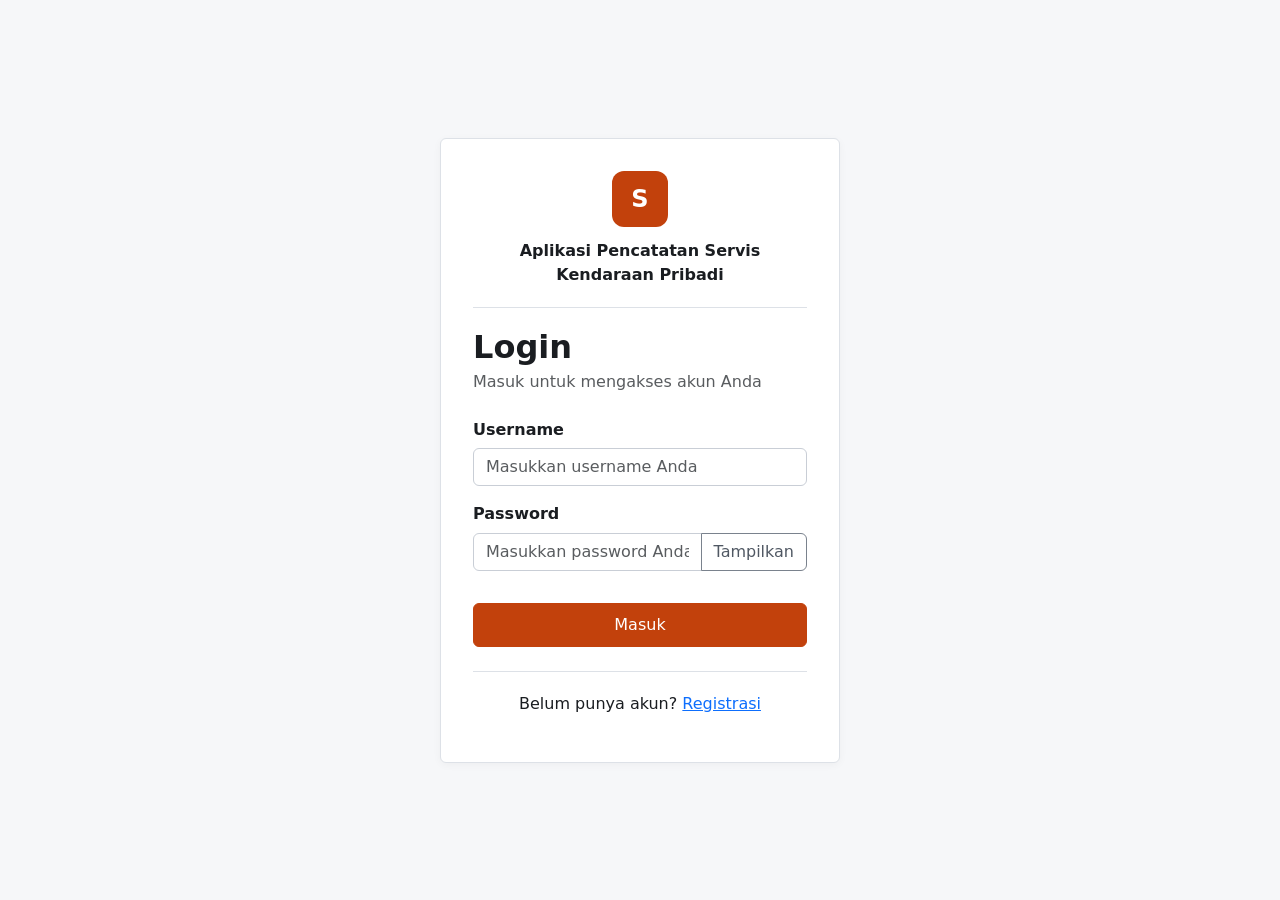
<file: login.html>
<!doctype html>
<html lang="id">
<head>
  <meta charset="utf-8">
  <meta name="viewport" content="width=device-width, initial-scale=1">
  <meta name="description" content="Masuk ke Aplikasi Pencatatan Servis Kendaraan Pribadi.">
  <title>Login | Servis Kendaraan Pribadi</title>
  <link href="https://cdn.jsdelivr.net/npm/bootstrap@5.3.3/dist/css/bootstrap.min.css" rel="stylesheet">
  <link href="assets/css/style.css" rel="stylesheet">
  <style>
    .login-page {
      min-height: 100vh;
      display: grid;
      place-items: center;
      padding: 1.5rem 1rem;
      background: var(--sv-bg);
    }
    .login-card {
      width: min(100%, 400px);
      min-height: 625px;
      padding: 2rem;
      border: 1px solid var(--sv-border);
      border-radius: .375rem;
      background: var(--sv-surface);
      box-shadow: 0 .125rem .5rem rgba(26, 29, 33, .04);
    }
    .login-brand {
      padding-bottom: 1.25rem;
      border-bottom: 1px solid var(--sv-border);
      text-align: center;
    }
    .login-logo {
      display: grid;
      width: 56px;
      height: 56px;
      margin: 0 auto .75rem;
      place-items: center;
      border-radius: .75rem;
      background: var(--sv-primary);
      color: #fff;
      font-size: 1.5rem;
      font-weight: 700;
    }
    .login-heading { margin-top: 1.25rem; }
    .login-submit { min-height: 44px; }
    .password-toggle { min-width: 48px; }
    .login-register {
      margin-top: 1.5rem;
      padding-top: 1.25rem;
      border-top: 1px solid var(--sv-border);
      text-align: center;
    }
    @media (max-width: 420px) {
      .login-card { min-height: auto; padding: 1.5rem; }
    }
  </style>
</head>
<body>
  <main class="login-page">
    <section class="login-card" aria-labelledby="judulLogin">
      <header class="login-brand">
        <div class="login-logo" aria-hidden="true">S</div>
        <p class="fw-bold mb-0">Aplikasi Pencatatan Servis<br>Kendaraan Pribadi</p>
      </header>

      <div class="login-heading">
        <h1 class="h2 fw-bold mb-1" id="judulLogin">Login</h1>
        <p class="text-body-secondary mb-4">Masuk untuk mengakses akun Anda</p>
      </div>

      <form id="formLogin" novalidate>
        <div class="mb-3">
          <label for="username" class="form-label fw-semibold">Username</label>
          <input
            type="text"
            class="form-control"
            id="username"
            name="username"
            placeholder="Masukkan username Anda"
            autocomplete="username"
            required
            aria-describedby="errorUsername">
          <div class="invalid-feedback" id="errorUsername">Username wajib diisi.</div>
        </div>

        <div class="mb-2">
          <label for="password" class="form-label fw-semibold">Password</label>
          <div class="input-group has-validation">
            <input
              type="password"
              class="form-control"
              id="password"
              name="password"
              placeholder="Masukkan password Anda"
              autocomplete="current-password"
              required
              aria-describedby="errorPassword">
            <button
              class="btn btn-outline-secondary password-toggle"
              type="button"
              id="togglePassword"
              aria-label="Tampilkan password"
              aria-pressed="false">
              Tampilkan
            </button>
            <div class="invalid-feedback" id="errorPassword">Password wajib diisi.</div>
          </div>
        </div>

        <div id="loginMessage" class="alert d-none mt-3" role="status" aria-live="polite"></div>

        <button class="btn btn-primary w-100 login-submit mt-4" type="submit">Masuk</button>
      </form>

      <footer class="login-register">
        <span>Belum punya akun?</span>
        <a href="reg.html" class="link-primary">Registrasi</a>
      </footer>
    </section>
  </main>

  <script>
    const form = document.getElementById('formLogin');
    const username = document.getElementById('username');
    const password = document.getElementById('password');
    const passwordToggle = document.getElementById('togglePassword');
    const message = document.getElementById('loginMessage');

    function validateField(field) {
      const valid = field.value.trim() !== '';
      field.classList.toggle('is-invalid', !valid);
      field.setAttribute('aria-invalid', String(!valid));
      return valid;
    }

    [username, password].forEach(field => {
      field.addEventListener('input', () => {
        if (field.classList.contains('is-invalid')) validateField(field);
        message.classList.add('d-none');
      });
    });

    passwordToggle.addEventListener('click', () => {
      const isVisible = password.type === 'text';
      password.type = isVisible ? 'password' : 'text';
      passwordToggle.textContent = isVisible ? 'Tampilkan' : 'Sembunyikan';
      passwordToggle.setAttribute('aria-label', isVisible ? 'Tampilkan password' : 'Sembunyikan password');
      passwordToggle.setAttribute('aria-pressed', String(!isVisible));
      password.focus();
    });

    form.addEventListener('submit', event => {
      event.preventDefault();
      message.classList.add('d-none');

      const usernameValid = validateField(username);
      const passwordValid = validateField(password);
      if (!usernameValid || !passwordValid) {
        (usernameValid ? password : username).focus();
        return;
      }

      message.className = 'alert alert-info mt-3';
      message.textContent = 'Autentikasi belum terhubung. Silakan sambungkan formulir ini ke layanan login.';
    });
  </script>
</body>
</html>
</file>
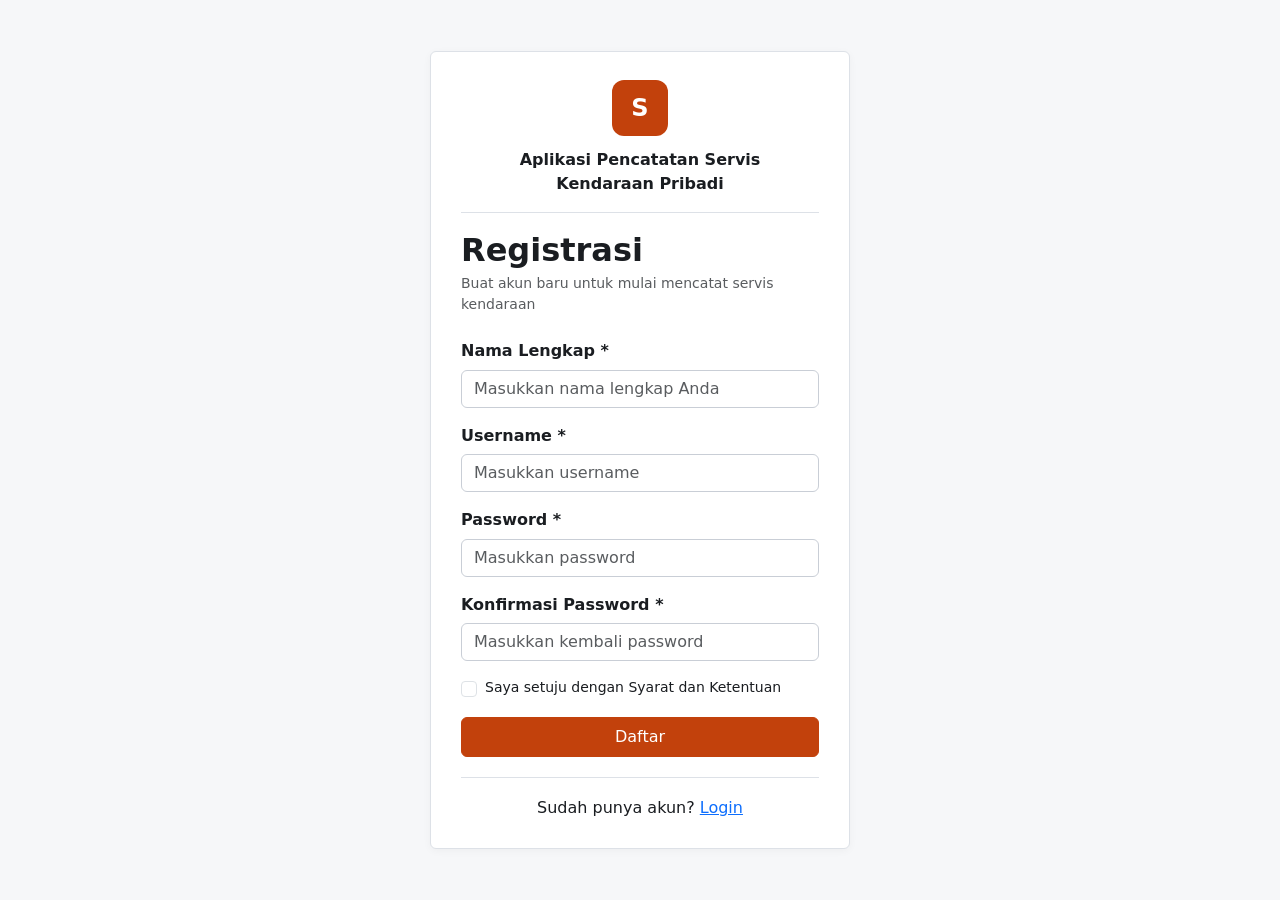
<file: reg.html>
<!doctype html>
<html lang="id">
<head>
  <meta charset="utf-8">
  <meta name="viewport" content="width=device-width, initial-scale=1">
  <meta name="description" content="Buat akun Aplikasi Pencatatan Servis Kendaraan Pribadi.">
  <title>Registrasi | Servis Kendaraan Pribadi</title>
  <link href="https://cdn.jsdelivr.net/npm/bootstrap@5.3.3/dist/css/bootstrap.min.css" rel="stylesheet">
  <link href="assets/css/style.css" rel="stylesheet">
  <style>
    .register-page {
      min-height: 100vh;
      display: grid;
      place-items: center;
      padding: 1.5rem 1rem;
      background: var(--sv-bg);
    }
    .register-card {
      width: min(100%, 420px);
      padding: 1.75rem 1.875rem;
      border: 1px solid var(--sv-border);
      border-radius: .375rem;
      background: var(--sv-surface);
      box-shadow: 0 .125rem .5rem rgba(26, 29, 33, .04);
    }
    .register-brand {
      padding-bottom: 1rem;
      border-bottom: 1px solid var(--sv-border);
      text-align: center;
    }
    .register-logo {
      display: grid;
      width: 56px;
      height: 56px;
      margin: 0 auto .75rem;
      place-items: center;
      border-radius: .75rem;
      background: var(--sv-primary);
      color: #fff;
      font-size: 1.5rem;
      font-weight: 700;
    }
    .register-heading { margin-top: 1.15rem; }
    .register-submit { min-height: 40px; }
    .register-footer {
      margin-top: 1.25rem;
      padding-top: 1.15rem;
      border-top: 1px solid var(--sv-border);
      text-align: center;
    }
    @media (max-width: 420px) {
      .register-card { padding: 1.5rem; }
    }
  </style>
</head>
<body>
  <main class="register-page">
    <section class="register-card" aria-labelledby="judulRegistrasi">
      <header class="register-brand">
        <div class="register-logo" aria-hidden="true">S</div>
        <p class="fw-bold mb-0">Aplikasi Pencatatan Servis<br>Kendaraan Pribadi</p>
      </header>

      <div class="register-heading">
        <h1 class="h2 fw-bold mb-1" id="judulRegistrasi">Registrasi</h1>
        <p class="text-body-secondary small mb-4">Buat akun baru untuk mulai mencatat servis kendaraan</p>
      </div>

      <form id="formRegistrasi" novalidate>
        <div class="mb-3">
          <label for="namaLengkap" class="form-label fw-semibold">Nama Lengkap <span aria-hidden="true">*</span></label>
          <input
            type="text"
            class="form-control"
            id="namaLengkap"
            name="namaLengkap"
            placeholder="Masukkan nama lengkap Anda"
            autocomplete="name"
            required
            aria-describedby="errorNama">
          <div class="invalid-feedback" id="errorNama">Nama lengkap wajib diisi.</div>
        </div>

        <div class="mb-3">
          <label for="username" class="form-label fw-semibold">Username <span aria-hidden="true">*</span></label>
          <input
            type="text"
            class="form-control"
            id="username"
            name="username"
            placeholder="Masukkan username"
            autocomplete="username"
            required
            aria-describedby="errorUsername">
          <div class="invalid-feedback" id="errorUsername">Username wajib diisi.</div>
        </div>

        <div class="mb-3">
          <label for="password" class="form-label fw-semibold">Password <span aria-hidden="true">*</span></label>
          <input
            type="password"
            class="form-control"
            id="password"
            name="password"
            placeholder="Masukkan password"
            autocomplete="new-password"
            required
            aria-describedby="errorPassword">
          <div class="invalid-feedback" id="errorPassword">Password wajib diisi.</div>
        </div>

        <div class="mb-3">
          <label for="konfirmasiPassword" class="form-label fw-semibold">Konfirmasi Password <span aria-hidden="true">*</span></label>
          <input
            type="password"
            class="form-control"
            id="konfirmasiPassword"
            name="konfirmasiPassword"
            placeholder="Masukkan kembali password"
            autocomplete="new-password"
            required
            aria-describedby="errorKonfirmasiPassword">
          <div class="invalid-feedback" id="errorKonfirmasiPassword">Konfirmasi password tidak sama.</div>
        </div>

        <div class="mb-3">
          <div class="form-check">
            <input
              class="form-check-input"
              type="checkbox"
              id="setuju"
              name="setuju"
              required
              aria-describedby="errorSetuju">
            <label class="form-check-label small" for="setuju">Saya setuju dengan Syarat dan Ketentuan</label>
            <div class="invalid-feedback" id="errorSetuju">Persetujuan wajib diberikan untuk melanjutkan.</div>
          </div>
        </div>

        <div id="registerMessage" class="alert d-none mt-3" role="status" aria-live="polite"></div>

        <button class="btn btn-primary w-100 register-submit" type="submit">Daftar</button>
      </form>

      <footer class="register-footer">
        <span>Sudah punya akun?</span>
        <a href="login.html" class="link-primary">Login</a>
      </footer>
    </section>
  </main>

  <script>
    const form = document.getElementById('formRegistrasi');
    const nameField = document.getElementById('namaLengkap');
    const usernameField = document.getElementById('username');
    const passwordField = document.getElementById('password');
    const confirmationField = document.getElementById('konfirmasiPassword');
    const termsField = document.getElementById('setuju');
    const message = document.getElementById('registerMessage');

    function setValidity(field, valid) {
      field.classList.toggle('is-invalid', !valid);
      field.setAttribute('aria-invalid', String(!valid));
      return valid;
    }

    function validatePasswordConfirmation() {
      const valid = confirmationField.value !== '' && confirmationField.value === passwordField.value;
      return setValidity(confirmationField, valid);
    }

    [nameField, usernameField, passwordField].forEach(field => {
      field.addEventListener('input', () => {
        if (field.classList.contains('is-invalid')) {
          setValidity(field, field.value.trim() !== '');
        }
        message.classList.add('d-none');
      });
    });

    passwordField.addEventListener('input', () => {
      if (confirmationField.value) validatePasswordConfirmation();
    });
    confirmationField.addEventListener('input', validatePasswordConfirmation);
    termsField.addEventListener('change', () => setValidity(termsField, termsField.checked));

    form.addEventListener('submit', event => {
      event.preventDefault();
      message.classList.add('d-none');

      const validations = [
        [nameField, nameField.value.trim() !== ''],
        [usernameField, usernameField.value.trim() !== ''],
        [passwordField, passwordField.value !== ''],
        [confirmationField, confirmationField.value !== '' && confirmationField.value === passwordField.value],
        [termsField, termsField.checked]
      ];
      validations.forEach(([field, valid]) => setValidity(field, valid));

      const firstInvalid = validations.find(([, valid]) => !valid);
      if (firstInvalid) {
        firstInvalid[0].focus();
        return;
      }

      message.className = 'alert alert-info mt-3';
      message.textContent = 'Registrasi belum terhubung ke layanan akun. Silakan sambungkan formulir ini ke backend.';
    });
  </script>
</body>
</html>
</file>
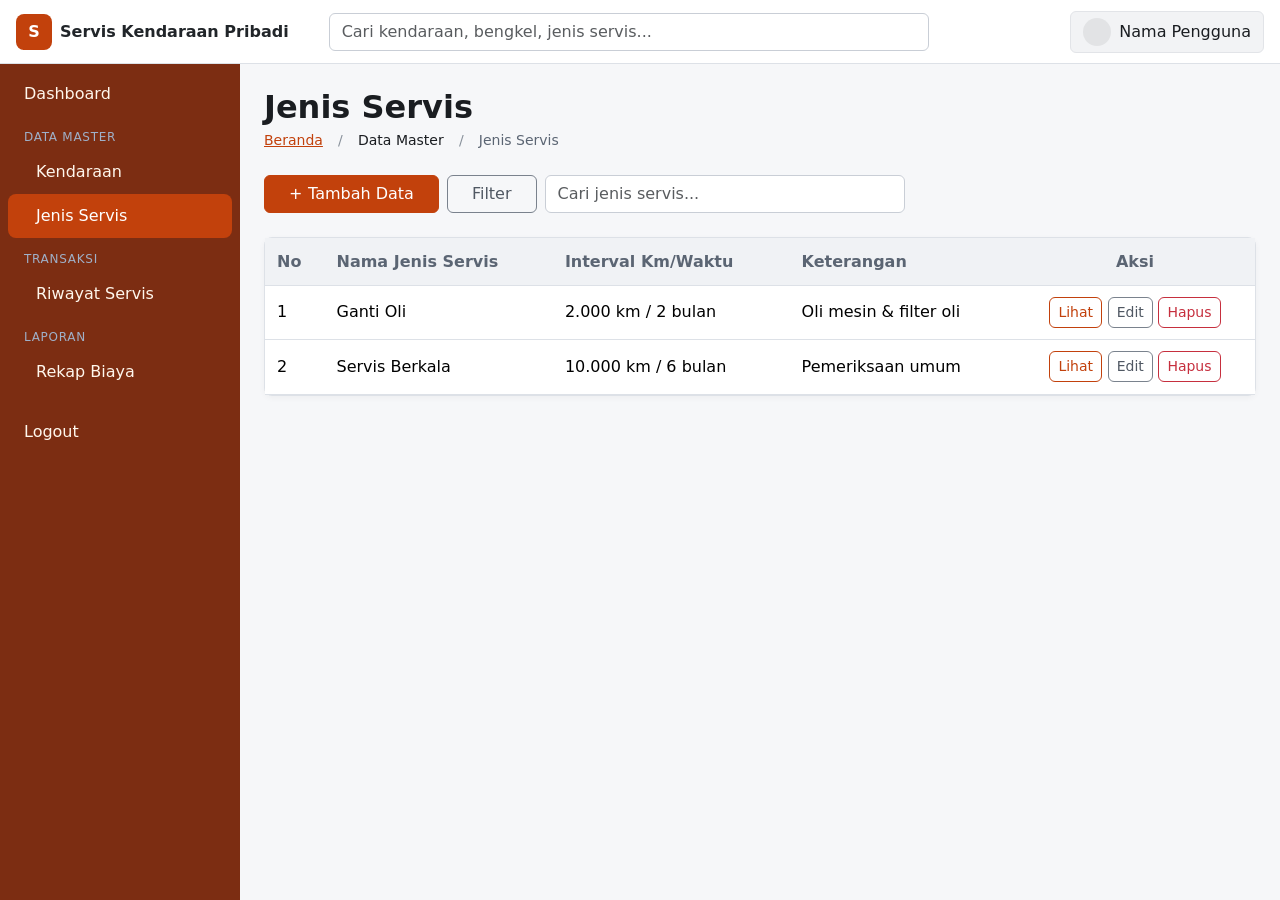
<file: user/jenis_sevis.html>
<!doctype html>
<html lang="id">
<head>
  <meta charset="utf-8">
  <meta name="viewport" content="width=device-width, initial-scale=1">
  <title>Jenis Servis | Servis Kendaraan Pribadi</title>
  <link href="https://cdn.jsdelivr.net/npm/bootstrap@5.3.3/dist/css/bootstrap.min.css" rel="stylesheet">
  <link href="../assets/css/style.css" rel="stylesheet">
  <style>
    :root { --sidebar-w: 240px; }
    body { font-size: 1rem; }
    .topbar { background: var(--sv-surface); border-bottom: 1px solid var(--sv-border); }
    .sidebar { width: var(--sidebar-w); background-color: var(--sv-sidebar) !important; }
    .sidebar .nav-link { color: var(--sv-sidebar-text); padding: .6rem 1rem; min-height: 44px; display: flex; align-items: center; }
    .sidebar .nav-link.active { color: #fff; }
    .sidebar .nav-link.sub { padding-left: 1.75rem; }
    .sidebar .nav-heading { font-size: .75rem; letter-spacing: .06em; text-transform: uppercase; color: #9FB0C8; padding: .75rem 1rem .25rem; }
    .page-layout { min-height: calc(100vh - 64px); }
    @media (min-width: 992px) {
      .sidebar { position: sticky; top: 64px; height: calc(100vh - 64px); flex: 0 0 var(--sidebar-w); }
    }
    .page-content { max-width: 1400px; }
    .brand-logo { width: 36px; height: 36px; border-radius: 8px; background: var(--sv-primary); color: #fff; display: grid; place-items: center; font-weight: 700; }
    .skip-link { position: absolute; left: -999px; }
    .skip-link:focus { left: 8px; top: 8px; z-index: 2000; background: #fff; padding: .5rem 1rem; }
    .toast-container { z-index: 2000; }
    .table-services { min-width: 760px; }
    .table-services th, .table-services td { padding: .7rem .75rem; }
    .table-services th:last-child, .table-services td:last-child { text-align: center; white-space: nowrap; }
    .service-actions { display: inline-flex; gap: .35rem; }
  </style>
</head>
<body>
  <a class="skip-link" href="#konten">Lewati ke konten</a>

  <header class="topbar sticky-top" style="height:64px">
    <div class="d-flex align-items-center gap-3 h-100 px-3">
      <button class="btn btn-outline-secondary d-lg-none" type="button" data-bs-toggle="offcanvas" data-bs-target="#sidebar" aria-controls="sidebar" aria-label="Buka menu">
        <span aria-hidden="true">&#9776;</span>
      </button>
      <a class="d-flex align-items-center gap-2 text-decoration-none text-body fw-semibold" href="dashboard.html">
        <span class="brand-logo" aria-hidden="true">S</span>
        <span class="d-none d-sm-inline">Servis Kendaraan Pribadi</span>
      </a>
      <form class="flex-grow-1 d-none d-md-block mx-lg-4" role="search" style="max-width:600px" onsubmit="return false">
        <label for="cariGlobal" class="visually-hidden">Cari</label>
        <input id="cariGlobal" type="search" class="form-control" placeholder="Cari kendaraan, bengkel, jenis servis...">
      </form>
      <div class="dropdown ms-auto">
        <button class="btn btn-light d-flex align-items-center gap-2" type="button" data-bs-toggle="dropdown" aria-expanded="false">
          <span class="rounded-circle bg-secondary-subtle d-inline-block" style="width:28px;height:28px" aria-hidden="true"></span>
          <span class="d-none d-sm-inline">Nama Pengguna</span>
        </button>
        <ul class="dropdown-menu dropdown-menu-end">
          <li><a class="dropdown-item" href="../login.html">Logout</a></li>
        </ul>
      </div>
    </div>
  </header>

  <div class="page-layout d-lg-flex">
    <aside id="sidebar" class="sidebar offcanvas-lg offcanvas-start" tabindex="-1" aria-label="Menu utama">
      <div class="offcanvas-header d-lg-none">
        <span class="fw-semibold">Menu</span>
        <button type="button" class="btn-close btn-close-white" data-bs-dismiss="offcanvas" data-bs-target="#sidebar" aria-label="Tutup"></button>
      </div>
      <nav class="offcanvas-body d-block p-2">
        <ul class="nav flex-column">
          <li><a class="nav-link" href="dashboard.html">Dashboard</a></li>
          <li class="nav-heading">Data Master</li>
          <li><a class="nav-link sub" href="kendaraan.html">Kendaraan</a></li>
          <li><a class="nav-link sub active" href="jenis_sevis.html" aria-current="page">Jenis Servis</a></li>
          <li class="nav-heading">Transaksi</li>
          <li><a class="nav-link sub" href="servis.html">Riwayat Servis</a></li>
          <li class="nav-heading">Laporan</li>
          <li><a class="nav-link sub" href="rekap.html">Rekap Biaya</a></li>
          <li class="mt-3"><a class="nav-link" href="../login.html">Logout</a></li>
        </ul>
      </nav>
    </aside>

    <main id="konten" class="flex-grow-1 p-3 p-md-4">
      <div class="page-content">
        <h1 class="h2 fw-bold mb-1">Jenis Servis</h1>
        <nav aria-label="breadcrumb">
          <ol class="breadcrumb small mb-4">
            <li class="breadcrumb-item"><a href="dashboard.html">Beranda</a></li>
            <li class="breadcrumb-item">Data Master</li>
            <li class="breadcrumb-item active" aria-current="page">Jenis Servis</li>
          </ol>
        </nav>

        <section aria-label="Daftar jenis servis">
          <div class="d-flex flex-column flex-md-row gap-2 align-items-md-center mb-4">
            <button class="btn btn-primary px-4" type="button" id="btnTambah" data-bs-toggle="modal" data-bs-target="#modalJenis">
              <span aria-hidden="true">+</span> Tambah Data
            </button>
            <button class="btn btn-outline-secondary px-4" type="button" id="btnFilter" data-bs-toggle="collapse" data-bs-target="#panelFilter" aria-expanded="false" aria-controls="panelFilter">
              Filter
            </button>
            <div class="flex-grow-1" style="max-width: 360px">
              <label for="cariJenis" class="visually-hidden">Cari nama atau keterangan jenis servis</label>
              <input type="search" class="form-control" id="cariJenis" placeholder="Cari jenis servis...">
            </div>
          </div>

          <div class="collapse mb-3" id="panelFilter">
            <div class="card card-body">
              <div class="row g-3 align-items-end">
                <div class="col-12 col-sm-6 col-lg-4">
                  <label for="filterInterval" class="form-label fw-semibold">Interval servis</label>
                  <select class="form-select" id="filterInterval">
                    <option value="">Semua interval</option>
                    <option value="km">Berdasarkan kilometer</option>
                    <option value="waktu">Berdasarkan waktu</option>
                  </select>
                </div>
                <div class="col-auto">
                  <button class="btn btn-outline-secondary" type="button" id="btnResetFilter">Reset filter</button>
                </div>
              </div>
            </div>
          </div>

          <div class="card">
            <div class="table-responsive">
              <table class="table table-hover align-middle mb-0 table-services">
                <caption class="visually-hidden">Daftar jenis servis kendaraan</caption>
                <thead>
                  <tr>
                    <th scope="col">No</th>
                    <th scope="col">Nama Jenis Servis</th>
                    <th scope="col">Interval Km/Waktu</th>
                    <th scope="col">Keterangan</th>
                    <th scope="col">Aksi</th>
                  </tr>
                </thead>
                <tbody id="bodyJenis"></tbody>
              </table>
            </div>
          </div>
          <p id="statusJenis" class="visually-hidden" role="status" aria-live="polite"></p>
        </section>
      </div>
    </main>
  </div>

  <div class="modal fade" id="modalJenis" tabindex="-1" aria-labelledby="judulModalJenis" aria-hidden="true">
    <div class="modal-dialog modal-dialog-centered">
      <div class="modal-content">
        <form id="formJenis">
          <div class="modal-header">
            <h2 class="modal-title fs-5" id="judulModalJenis">Tambah Jenis Servis</h2>
            <button type="button" class="btn-close" data-bs-dismiss="modal" aria-label="Tutup"></button>
          </div>
          <div class="modal-body">
            <input type="hidden" id="jenisId">
            <div class="mb-3">
              <label for="namaJenis" class="form-label">Nama Jenis Servis</label>
              <input type="text" class="form-control" id="namaJenis" maxlength="80" required>
            </div>
            <fieldset class="mb-3">
              <legend class="form-label">Interval Servis <span class="text-body-secondary small">(isi minimal salah satu)</span></legend>
              <div class="row g-3">
                <div class="col-sm-6">
                  <label for="intervalKm" class="form-label">Kilometer</label>
                  <div class="input-group">
                    <input type="number" class="form-control" id="intervalKm" min="1" step="1" inputmode="numeric">
                    <span class="input-group-text">km</span>
                  </div>
                </div>
                <div class="col-sm-6">
                  <label for="intervalBulan" class="form-label">Waktu</label>
                  <div class="input-group">
                    <input type="number" class="form-control" id="intervalBulan" min="1" step="1" inputmode="numeric">
                    <span class="input-group-text">bulan</span>
                  </div>
                </div>
              </div>
              <div class="text-danger small mt-1" id="intervalError" hidden>Isi interval kilometer atau waktu.</div>
            </fieldset>
            <div>
              <label for="keterangan" class="form-label">Keterangan</label>
              <textarea class="form-control" id="keterangan" rows="3" maxlength="200"></textarea>
            </div>
          </div>
          <div class="modal-footer">
            <button type="button" class="btn btn-outline-secondary" data-bs-dismiss="modal">Batal</button>
            <button type="submit" class="btn btn-primary">Simpan</button>
          </div>
        </form>
      </div>
    </div>
  </div>

  <div class="modal fade" id="modalDetail" tabindex="-1" aria-labelledby="judulDetail" aria-hidden="true">
    <div class="modal-dialog modal-dialog-centered">
      <div class="modal-content">
        <div class="modal-header">
          <h2 class="modal-title fs-5" id="judulDetail">Detail Jenis Servis</h2>
          <button type="button" class="btn-close" data-bs-dismiss="modal" aria-label="Tutup"></button>
        </div>
        <dl class="modal-body row mb-0">
          <dt class="col-5">Nama Jenis Servis</dt><dd class="col-7" id="detailNama"></dd>
          <dt class="col-5">Interval Km/Waktu</dt><dd class="col-7" id="detailInterval"></dd>
          <dt class="col-5">Keterangan</dt><dd class="col-7 mb-0" id="detailKeterangan"></dd>
        </dl>
      </div>
    </div>
  </div>

  <div class="modal fade" id="modalHapus" tabindex="-1" aria-labelledby="judulHapus" aria-hidden="true">
    <div class="modal-dialog modal-dialog-centered">
      <div class="modal-content">
        <div class="modal-header">
          <h2 class="modal-title h5 fw-bold" id="judulHapus">Hapus Jenis Servis</h2>
          <button type="button" class="btn-close" data-bs-dismiss="modal" aria-label="Tutup"></button>
        </div>
        <div class="modal-body">
          <p>Anda yakin ingin menghapus jenis servis berikut?</p>
          <div class="small text-body-secondary mb-1">Jenis servis yang akan dihapus</div>
          <div class="border rounded p-2 mb-3 bg-body-tertiary" id="hapusRingkas"></div>
          <p class="text-danger small mb-0">Tindakan ini tidak dapat dibatalkan.</p>
        </div>
        <div class="modal-footer">
          <button type="button" class="btn btn-outline-secondary" data-bs-dismiss="modal">Batal</button>
          <button type="button" class="btn btn-danger" id="btnKonfirmasiHapus">Hapus</button>
        </div>
      </div>
    </div>
  </div>

  <div class="toast-container position-fixed top-0 end-0 p-3" aria-live="polite" aria-atomic="true">
    <div id="toast" class="toast align-items-center border-0" role="status">
      <div class="d-flex">
        <div class="toast-body fw-semibold" id="toastIsi"></div>
        <button type="button" class="btn-close btn-close-white me-2 m-auto" data-bs-dismiss="toast" aria-label="Tutup"></button>
      </div>
    </div>
  </div>

  <script src="https://cdn.jsdelivr.net/npm/bootstrap@5.3.3/dist/js/bootstrap.bundle.min.js"></script>
  <script>
    const jenisServis = [
      { id: 1, nama: 'Ganti Oli', intervalKm: 2000, intervalBulan: 2, keterangan: 'Oli mesin & filter oli' },
      { id: 2, nama: 'Servis Berkala', intervalKm: 10000, intervalBulan: 6, keterangan: 'Pemeriksaan umum' }
    ];

    const $ = id => document.getElementById(id);
    const esc = value => String(value).replace(/[&<>"']/g, character => ({
      '&': '&amp;', '<': '&lt;', '>': '&gt;', '"': '&quot;', "'": '&#39;'
    }[character]));
    const formatAngka = value => new Intl.NumberFormat('id-ID').format(value);
    const modalForm = bootstrap.Modal.getOrCreateInstance($('modalJenis'));
    const modalDetail = bootstrap.Modal.getOrCreateInstance($('modalDetail'));
    const modalHapus = bootstrap.Modal.getOrCreateInstance($('modalHapus'));
    const toast = new bootstrap.Toast($('toast'), { delay: 3500 });
    let hapusId = null;
    let focusTarget = $('btnTambah');

    function formatInterval(item) {
      const bagian = [];
      if (item.intervalKm) bagian.push(`${formatAngka(item.intervalKm)} km`);
      if (item.intervalBulan) bagian.push(`${formatAngka(item.intervalBulan)} bulan`);
      return bagian.length ? bagian.join(' / ') : '-';
    }

    function notif(pesan, sukses = true) {
      $('toast').className = 'toast align-items-center border-0 text-bg-' + (sukses ? 'success' : 'danger');
      $('toastIsi').textContent = pesan;
      toast.show();
    }

    function pulihkanFokus(modal) {
      modal.addEventListener('hide.bs.modal', () => {
        const focused = modal.querySelector(':focus');
        if (focused) focused.blur();
      });
      modal.addEventListener('hidden.bs.modal', () => focusTarget.focus());
    }

    function renderJenis() {
      const query = $('cariJenis').value.trim().toLocaleLowerCase('id');
      const interval = $('filterInterval').value;
      const rows = jenisServis.filter(item =>
        (!interval || (interval === 'km' ? item.intervalKm : item.intervalBulan)) &&
        (!query || item.nama.toLocaleLowerCase('id').includes(query) || item.keterangan.toLocaleLowerCase('id').includes(query))
      );

      $('bodyJenis').innerHTML = rows.length
        ? rows.map((item, index) => `
            <tr>
              <td>${index + 1}</td>
              <td>${esc(item.nama)}</td>
              <td>${esc(formatInterval(item))}</td>
              <td>${esc(item.keterangan) || '-'}</td>
              <td>
                <div class="service-actions">
                  <button class="btn btn-sm btn-outline-primary" type="button" data-action="lihat" data-id="${item.id}">Lihat</button>
                  <button class="btn btn-sm btn-outline-secondary" type="button" data-action="edit" data-id="${item.id}">Edit</button>
                  <button class="btn btn-sm btn-outline-danger" type="button" data-action="hapus" data-id="${item.id}">Hapus</button>
                </div>
              </td>
            </tr>`).join('')
        : '<tr><td class="text-center text-body-secondary py-4" colspan="5">Jenis servis tidak ditemukan.</td></tr>';
      $('statusJenis').textContent = rows.length
        ? `${rows.length} jenis servis ditampilkan.`
        : 'Jenis servis tidak ditemukan.';
    }

    function siapkanForm(item = null) {
      $('formJenis').reset();
      $('jenisId').value = item ? item.id : '';
      $('judulModalJenis').textContent = item ? 'Edit Jenis Servis' : 'Tambah Jenis Servis';
      $('intervalError').hidden = true;
      if (item) {
        $('namaJenis').value = item.nama;
        $('intervalKm').value = item.intervalKm || '';
        $('intervalBulan').value = item.intervalBulan || '';
        $('keterangan').value = item.keterangan;
      }
    }

    $('btnTambah').addEventListener('click', () => {
      focusTarget = $('btnTambah');
      siapkanForm();
    });
    $('cariJenis').addEventListener('input', renderJenis);
    $('filterInterval').addEventListener('change', renderJenis);
    ['intervalKm', 'intervalBulan'].forEach(id => {
      $(id).addEventListener('input', () => {
        if ($('intervalKm').value || $('intervalBulan').value) $('intervalError').hidden = true;
      });
    });
    $('btnResetFilter').addEventListener('click', () => {
      $('filterInterval').value = '';
      $('cariJenis').value = '';
      $('cariGlobal').value = '';
      renderJenis();
    });

    $('bodyJenis').addEventListener('click', event => {
      const button = event.target.closest('button[data-action]');
      if (!button) return;
      const item = jenisServis.find(row => row.id === Number(button.dataset.id));
      if (!item) return;

      if (button.dataset.action === 'lihat') {
        focusTarget = button;
        $('detailNama').textContent = item.nama;
        $('detailInterval').textContent = formatInterval(item);
        $('detailKeterangan').textContent = item.keterangan || '-';
        modalDetail.show();
      } else if (button.dataset.action === 'edit') {
        focusTarget = button;
        siapkanForm(item);
        modalForm.show();
      } else if (button.dataset.action === 'hapus') {
        focusTarget = $('btnTambah');
        hapusId = item.id;
        $('hapusRingkas').textContent = item.nama;
        modalHapus.show();
      }
    });

    $('formJenis').addEventListener('submit', event => {
      event.preventDefault();
      const form = $('formJenis');
      const km = $('intervalKm').value === '' ? null : Number($('intervalKm').value);
      const bulan = $('intervalBulan').value === '' ? null : Number($('intervalBulan').value);
      const intervalTidakDiisi = km === null && bulan === null;
      $('intervalError').hidden = !intervalTidakDiisi;
      if (!form.reportValidity() || intervalTidakDiisi) return;

      const id = Number($('jenisId').value);
      const item = {
        id: id || Math.max(0, ...jenisServis.map(row => row.id)) + 1,
        nama: $('namaJenis').value.trim(),
        intervalKm: km,
        intervalBulan: bulan,
        keterangan: $('keterangan').value.trim()
      };
      const index = jenisServis.findIndex(row => row.id === id);
      if (index === -1) jenisServis.push(item);
      else jenisServis[index] = item;
      renderJenis();
      modalForm.hide();
      notif(id ? 'Jenis servis berhasil diperbarui.' : 'Jenis servis berhasil ditambahkan.');
    });

    $('btnKonfirmasiHapus').addEventListener('click', () => {
      const index = jenisServis.findIndex(item => item.id === hapusId);
      if (index === -1) {
        modalHapus.hide();
        notif('Gagal menghapus jenis servis.', false);
        return;
      }
      jenisServis.splice(index, 1);
      hapusId = null;
      modalHapus.hide();
      renderJenis();
      notif('Jenis servis berhasil dihapus.');
    });

    $('modalJenis').addEventListener('hidden.bs.modal', () => {
      $('formJenis').reset();
    });
    pulihkanFokus($('modalJenis'));
    pulihkanFokus($('modalDetail'));
    pulihkanFokus($('modalHapus'));
    $('cariGlobal').addEventListener('input', event => {
      $('cariJenis').value = event.target.value;
      renderJenis();
    });
    renderJenis();
  </script>
</body>
</html>
</file>
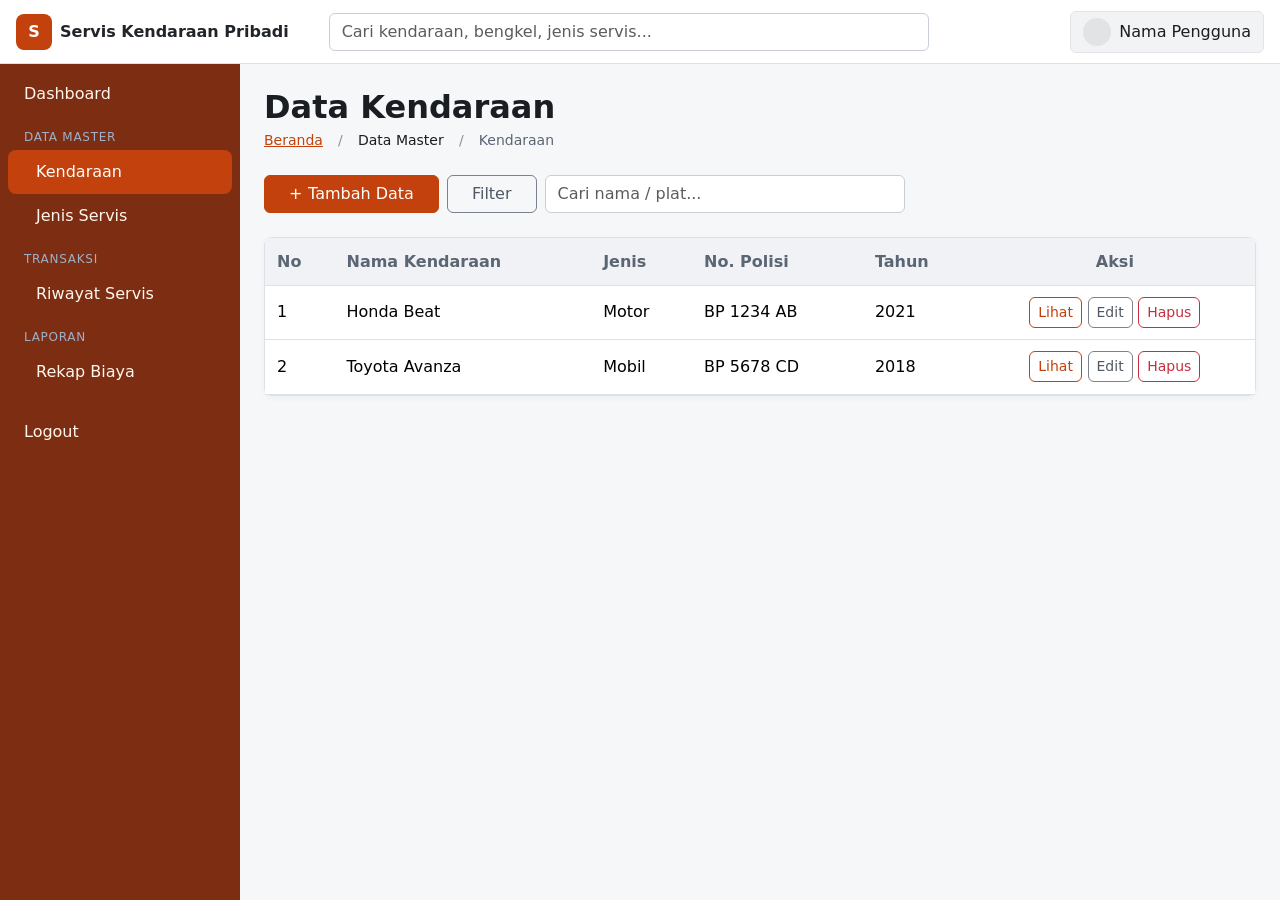
<file: user/kendaraan.html>
<!doctype html>
<html lang="id">
<head>
  <meta charset="utf-8">
  <meta name="viewport" content="width=device-width, initial-scale=1">
  <title>Data Kendaraan | Servis Kendaraan Pribadi</title>
  <link href="https://cdn.jsdelivr.net/npm/bootstrap@5.3.3/dist/css/bootstrap.min.css" rel="stylesheet">
  <link href="../assets/css/style.css" rel="stylesheet">
  <style>
    :root { --sidebar-w: 240px; }
    body { font-size: 1rem; }
    .topbar { background: var(--sv-surface); border-bottom: 1px solid var(--sv-border); }
    .sidebar { width: var(--sidebar-w); background-color: var(--sv-sidebar) !important; }
    .sidebar .nav-link { color: var(--sv-sidebar-text); padding: .6rem 1rem; min-height: 44px; display: flex; align-items: center; }
    .sidebar .nav-link.active { color: #fff; }
    .sidebar .nav-link.sub { padding-left: 1.75rem; }
    .sidebar .nav-heading { font-size: .75rem; letter-spacing: .06em; text-transform: uppercase; color: #9FB0C8; padding: .75rem 1rem .25rem; }
    .page-layout { min-height: calc(100vh - 64px); }
    @media (min-width: 992px) {
      .sidebar { position: sticky; top: 64px; height: calc(100vh - 64px); flex: 0 0 var(--sidebar-w); }
    }
    .page-content { max-width: 1400px; }
    .brand-logo { width: 36px; height: 36px; border-radius: 8px; background: var(--sv-primary); color: #fff; display: grid; place-items: center; font-weight: 700; }
    .skip-link { position: absolute; left: -999px; }
    .skip-link:focus { left: 8px; top: 8px; z-index: 2000; background: #fff; padding: .5rem 1rem; }
    .detail-field { background: var(--sv-bg); border: 1px solid var(--sv-border); border-radius: .375rem; padding: .5rem .75rem; min-height: 38px; }
    .toast-container { z-index: 2000; }
    .table-vehicles { min-width: 720px; }
    .table-vehicles th, .table-vehicles td { padding: .7rem .75rem; }
    .table-vehicles th:last-child, .table-vehicles td:last-child { text-align: center; white-space: nowrap; }
    .vehicle-actions { display: inline-flex; gap: .35rem; }
  </style>
</head>
<body>
  <a class="skip-link" href="#konten">Lewati ke konten</a>

  <header class="topbar sticky-top" style="height:64px">
    <div class="d-flex align-items-center gap-3 h-100 px-3">
      <button class="btn btn-outline-secondary d-lg-none" type="button" data-bs-toggle="offcanvas" data-bs-target="#sidebar" aria-controls="sidebar" aria-label="Buka menu">
        <span aria-hidden="true">&#9776;</span>
      </button>
      <a class="d-flex align-items-center gap-2 text-decoration-none text-body fw-semibold" href="dashboard.html">
        <span class="brand-logo" aria-hidden="true">S</span>
        <span class="d-none d-sm-inline">Servis Kendaraan Pribadi</span>
      </a>
      <form class="flex-grow-1 d-none d-md-block mx-lg-4" role="search" style="max-width:600px" onsubmit="return false">
        <label for="cariGlobal" class="visually-hidden">Cari</label>
        <input id="cariGlobal" type="search" class="form-control" placeholder="Cari kendaraan, bengkel, jenis servis...">
      </form>
      <div class="dropdown ms-auto">
        <button class="btn btn-light d-flex align-items-center gap-2" type="button" data-bs-toggle="dropdown" aria-expanded="false">
          <span class="rounded-circle bg-secondary-subtle d-inline-block" style="width:28px;height:28px" aria-hidden="true"></span>
          <span class="d-none d-sm-inline">Nama Pengguna</span>
        </button>
        <ul class="dropdown-menu dropdown-menu-end">
          <li><a class="dropdown-item" href="login.html">Logout</a></li>
        </ul>
      </div>
    </div>
  </header>

  <div class="page-layout d-lg-flex">
    <aside id="sidebar" class="sidebar offcanvas-lg offcanvas-start" tabindex="-1" aria-label="Menu utama">
      <div class="offcanvas-header d-lg-none">
        <span class="fw-semibold">Menu</span>
        <button type="button" class="btn-close btn-close-white" data-bs-dismiss="offcanvas" data-bs-target="#sidebar" aria-label="Tutup"></button>
      </div>
      <nav class="offcanvas-body d-block p-2">
        <ul class="nav flex-column">
          <li><a class="nav-link" href="dashboard.html">Dashboard</a></li>
          <li class="nav-heading">Data Master</li>
          <li><a class="nav-link sub active" href="kendaraan.html" aria-current="page">Kendaraan</a></li>
          <li><a class="nav-link sub" href="jenis_sevis.html">Jenis Servis</a></li>
          <li class="nav-heading">Transaksi</li>
          <li><a class="nav-link sub" href="riwayat-servis.html">Riwayat Servis</a></li>
          <li class="nav-heading">Laporan</li>
          <li><a class="nav-link sub" href="rekap.html">Rekap Biaya</a></li>
          <li class="mt-3"><a class="nav-link" href="../index.html">Logout</a></li>
        </ul>
      </nav>
    </aside>

    <main id="konten" class="flex-grow-1 p-3 p-md-4">
      <div class="page-content">
        <h1 class="h2 fw-bold mb-1">Data Kendaraan</h1>
        <nav aria-label="breadcrumb">
          <ol class="breadcrumb small mb-4">
            <li class="breadcrumb-item"><a href="dashboard.html">Beranda</a></li>
            <li class="breadcrumb-item">Data Master</li>
            <li class="breadcrumb-item active" aria-current="page">Kendaraan</li>
          </ol>
        </nav>

        <section aria-label="Daftar kendaraan">
          <div class="d-flex flex-column flex-md-row gap-2 align-items-md-center mb-4">
            <button class="btn btn-primary px-4" type="button" id="btnTambah" data-bs-toggle="modal" data-bs-target="#modalKendaraan">
              <span aria-hidden="true">+</span> Tambah Data
            </button>
            <button class="btn btn-outline-secondary px-4" type="button" id="btnFilter" data-bs-toggle="collapse" data-bs-target="#panelFilter" aria-expanded="false" aria-controls="panelFilter">
              Filter
            </button>
            <div class="flex-grow-1" style="max-width: 360px">
              <label for="cariKendaraan" class="visually-hidden">Cari nama atau nomor polisi</label>
              <input type="search" class="form-control" id="cariKendaraan" placeholder="Cari nama / plat...">
            </div>
          </div>

          <div class="collapse mb-3" id="panelFilter">
            <div class="card card-body">
              <div class="row g-3 align-items-end">
                <div class="col-12 col-sm-6 col-lg-4">
                  <label for="filterJenis" class="form-label fw-semibold">Jenis Kendaraan</label>
                  <select class="form-select" id="filterJenis">
                    <option value="">Semua jenis</option>
                    <option value="Motor">Motor</option>
                    <option value="Mobil">Mobil</option>
                  </select>
                </div>
                <div class="col-auto">
                  <button class="btn btn-outline-secondary" type="button" id="btnResetFilter">Reset filter</button>
                </div>
              </div>
            </div>
          </div>

          <div class="card">
            <div class="table-responsive">
              <table class="table table-hover align-middle mb-0 table-vehicles">
                <caption class="visually-hidden">Daftar kendaraan yang terdaftar</caption>
                <thead>
                  <tr>
                    <th scope="col">No</th>
                    <th scope="col">Nama Kendaraan</th>
                    <th scope="col">Jenis</th>
                    <th scope="col">No. Polisi</th>
                    <th scope="col">Tahun</th>
                    <th scope="col">Aksi</th>
                  </tr>
                </thead>
                <tbody id="bodyKendaraan"></tbody>
              </table>
            </div>
          </div>
          <p id="statusKendaraan" class="visually-hidden" role="status" aria-live="polite"></p>
        </section>
      </div>
    </main>
  </div>

  <div class="modal fade" id="modalKendaraan" tabindex="-1" aria-labelledby="judulModalKendaraan" aria-hidden="true">
    <div class="modal-dialog modal-dialog-centered">
      <div class="modal-content">
        <form id="formKendaraan">
          <div class="modal-header">
            <h2 class="modal-title fs-5" id="judulModalKendaraan">Tambah Kendaraan</h2>
            <button type="button" class="btn-close" data-bs-dismiss="modal" aria-label="Tutup"></button>
          </div>
          <div class="modal-body">
            <input type="hidden" id="kendaraanId">
            <div class="mb-3">
              <label for="namaKendaraan" class="form-label">Nama Kendaraan</label>
              <input type="text" class="form-control" id="namaKendaraan" maxlength="80" required>
            </div>
            <div class="mb-3">
              <label for="jenisKendaraan" class="form-label">Jenis Kendaraan</label>
              <select class="form-select" id="jenisKendaraan" required>
                <option value="">Pilih jenis</option>
                <option value="Motor">Motor</option>
                <option value="Mobil">Mobil</option>
              </select>
            </div>
            <div class="mb-3">
              <label for="nomorPolisi" class="form-label">No. Polisi</label>
              <input type="text" class="form-control text-uppercase" id="nomorPolisi" maxlength="12" required>
            </div>
            <div>
              <label for="tahunKendaraan" class="form-label">Tahun</label>
              <input type="number" class="form-control" id="tahunKendaraan" min="1900" required>
            </div>
          </div>
          <div class="modal-footer">
            <button type="button" class="btn btn-outline-secondary" data-bs-dismiss="modal">Batal</button>
            <button type="submit" class="btn btn-primary">Simpan</button>
          </div>
        </form>
      </div>
    </div>
  </div>

  <div class="modal fade" id="modalDetail" tabindex="-1" aria-labelledby="judulDetail" aria-hidden="true">
    <div class="modal-dialog modal-dialog-centered">
      <div class="modal-content">
        <div class="modal-header">
          <h2 class="modal-title fs-5" id="judulDetail">Detail Kendaraan</h2>
          <button type="button" class="btn-close" data-bs-dismiss="modal" aria-label="Tutup"></button>
        </div>
        <dl class="modal-body row mb-0">
          <dt class="col-5">Nama Kendaraan</dt><dd class="col-7" id="detailNama"></dd>
          <dt class="col-5">Jenis</dt><dd class="col-7" id="detailJenis"></dd>
          <dt class="col-5">No. Polisi</dt><dd class="col-7" id="detailPolisi"></dd>
          <dt class="col-5">Tahun</dt><dd class="col-7 mb-0" id="detailTahun"></dd>
        </dl>
      </div>
    </div>
  </div>

  <div class="modal fade" id="modalHapus" tabindex="-1" aria-labelledby="judulHapus" aria-hidden="true">
    <div class="modal-dialog modal-dialog-centered">
      <div class="modal-content">
        <div class="modal-header">
          <h2 class="modal-title h5 fw-bold" id="judulHapus">Hapus Kendaraan</h2>
          <button type="button" class="btn-close" data-bs-dismiss="modal" aria-label="Tutup"></button>
        </div>
        <div class="modal-body">
          <p>Anda yakin ingin menghapus data kendaraan berikut?</p>
          <div class="small text-body-secondary mb-1">Kendaraan yang akan dihapus</div>
          <div class="detail-field mb-3" id="hapusRingkas"></div>
          <p class="text-danger small mb-0">Tindakan ini tidak dapat dibatalkan.</p>
        </div>
        <div class="modal-footer">
          <button type="button" class="btn btn-outline-secondary" data-bs-dismiss="modal">Batal</button>
          <button type="button" class="btn btn-danger" id="btnKonfirmasiHapus">Hapus</button>
        </div>
      </div>
    </div>
  </div>

  <div class="toast-container position-fixed top-0 end-0 p-3" aria-live="polite" aria-atomic="true">
    <div id="toast" class="toast align-items-center border-0" role="status">
      <div class="d-flex">
        <div class="toast-body fw-semibold" id="toastIsi"></div>
        <button type="button" class="btn-close btn-close-white me-2 m-auto" data-bs-dismiss="toast" aria-label="Tutup"></button>
      </div>
    </div>
  </div>

  <script src="https://cdn.jsdelivr.net/npm/bootstrap@5.3.3/dist/js/bootstrap.bundle.min.js"></script>
  <script>
    const kendaraan = [
      { id: 1, nama: 'Honda Beat', jenis: 'Motor', polisi: 'BP 1234 AB', tahun: 2021 },
      { id: 2, nama: 'Toyota Avanza', jenis: 'Mobil', polisi: 'BP 5678 CD', tahun: 2018 }
    ];

    const $ = id => document.getElementById(id);
    const esc = value => String(value).replace(/[&<>"']/g, character => ({
      '&': '&amp;', '<': '&lt;', '>': '&gt;', '"': '&quot;', "'": '&#39;'
    }[character]));
    const modalForm = bootstrap.Modal.getOrCreateInstance($('modalKendaraan'));
    const modalDetail = bootstrap.Modal.getOrCreateInstance($('modalDetail'));
    const modalHapus = bootstrap.Modal.getOrCreateInstance($('modalHapus'));
    const toast = new bootstrap.Toast($('toast'), { delay: 3500 });
    let hapusId = null;
    let focusTarget = $('btnTambah');
    $('tahunKendaraan').max = new Date().getFullYear() + 1;

    function notif(pesan, sukses = true) {
      $('toast').className = 'toast align-items-center border-0 text-bg-' + (sukses ? 'success' : 'danger');
      $('toastIsi').textContent = pesan;
      toast.show();
    }

    function renderKendaraan() {
      const query = $('cariKendaraan').value.trim().toLocaleLowerCase('id');
      const jenis = $('filterJenis').value;
      const rows = kendaraan.filter(item =>
        (!jenis || item.jenis === jenis) &&
        (!query || item.nama.toLocaleLowerCase('id').includes(query) || item.polisi.toLocaleLowerCase('id').includes(query))
      );

      $('bodyKendaraan').innerHTML = rows.length
        ? rows.map((item, index) => `
            <tr>
              <td>${index + 1}</td>
              <td>${esc(item.nama)}</td>
              <td>${esc(item.jenis)}</td>
              <td>${esc(item.polisi)}</td>
              <td>${item.tahun}</td>
              <td>
                <div class="vehicle-actions">
                  <button class="btn btn-sm btn-outline-primary" type="button" data-action="lihat" data-id="${item.id}">Lihat</button>
                  <button class="btn btn-sm btn-outline-secondary" type="button" data-action="edit" data-id="${item.id}">Edit</button>
                  <button class="btn btn-sm btn-outline-danger" type="button" data-action="hapus" data-id="${item.id}">Hapus</button>
                </div>
              </td>
            </tr>`).join('')
        : '<tr><td class="text-center text-body-secondary py-4" colspan="6">Data kendaraan tidak ditemukan.</td></tr>';
      $('statusKendaraan').textContent = rows.length
        ? `${rows.length} kendaraan ditampilkan.`
        : 'Data kendaraan tidak ditemukan.';
    }

    function siapkanForm(item = null) {
      $('formKendaraan').reset();
      $('kendaraanId').value = item ? item.id : '';
      $('judulModalKendaraan').textContent = item ? 'Edit Kendaraan' : 'Tambah Kendaraan';
      if (item) {
        $('namaKendaraan').value = item.nama;
        $('jenisKendaraan').value = item.jenis;
        $('nomorPolisi').value = item.polisi;
        $('tahunKendaraan').value = item.tahun;
      }
    }

    $('btnTambah').addEventListener('click', () => {
      focusTarget = $('btnTambah');
      siapkanForm();
    });
    $('cariKendaraan').addEventListener('input', renderKendaraan);
    $('filterJenis').addEventListener('change', renderKendaraan);
    $('btnResetFilter').addEventListener('click', () => {
      $('filterJenis').value = '';
      $('cariKendaraan').value = '';
      renderKendaraan();
    });

    $('bodyKendaraan').addEventListener('click', event => {
      const button = event.target.closest('button[data-action]');
      if (!button) return;
      const item = kendaraan.find(row => row.id === Number(button.dataset.id));
      if (!item) return;

      if (button.dataset.action === 'lihat') {
        $('detailNama').textContent = item.nama;
        $('detailJenis').textContent = item.jenis;
        $('detailPolisi').textContent = item.polisi;
        $('detailTahun').textContent = item.tahun;
        modalDetail.show();
      } else if (button.dataset.action === 'edit') {
        focusTarget = button;
        siapkanForm(item);
        modalForm.show();
      } else if (button.dataset.action === 'hapus') {
        hapusId = item.id;
        $('hapusRingkas').textContent = `${item.nama} — ${item.polisi}`;
        modalHapus.show();
      }
    });

    $('btnKonfirmasiHapus').addEventListener('click', () => {
      const index = kendaraan.findIndex(item => item.id === hapusId);
      if (index === -1) {
        modalHapus.hide();
        notif('Gagal menghapus kendaraan.', false);
        return;
      }
      kendaraan.splice(index, 1);
      hapusId = null;
      modalHapus.hide();
      renderKendaraan();
      notif('Kendaraan berhasil dihapus.');
    });

    $('formKendaraan').addEventListener('submit', event => {
      event.preventDefault();
      const id = Number($('kendaraanId').value);
      const item = {
        id: id || Math.max(0, ...kendaraan.map(row => row.id)) + 1,
        nama: $('namaKendaraan').value.trim(),
        jenis: $('jenisKendaraan').value,
        polisi: $('nomorPolisi').value.trim().toLocaleUpperCase('id'),
        tahun: Number($('tahunKendaraan').value)
      };
      const index = kendaraan.findIndex(row => row.id === id);
      if (index === -1) kendaraan.push(item);
      else kendaraan[index] = item;
      renderKendaraan();
      modalForm.hide();
    });

    $('modalKendaraan').addEventListener('hide.bs.modal', () => {
      window.setTimeout(() => focusTarget.focus(), 0);
    });
    $('modalKendaraan').addEventListener('hidden.bs.modal', () => {
      $('formKendaraan').reset();
      focusTarget.focus();
    });
    $('cariGlobal').addEventListener('input', event => {
      $('cariKendaraan').value = event.target.value;
      renderKendaraan();
    });
    renderKendaraan();
  </script>
</body>
</html>
</file>
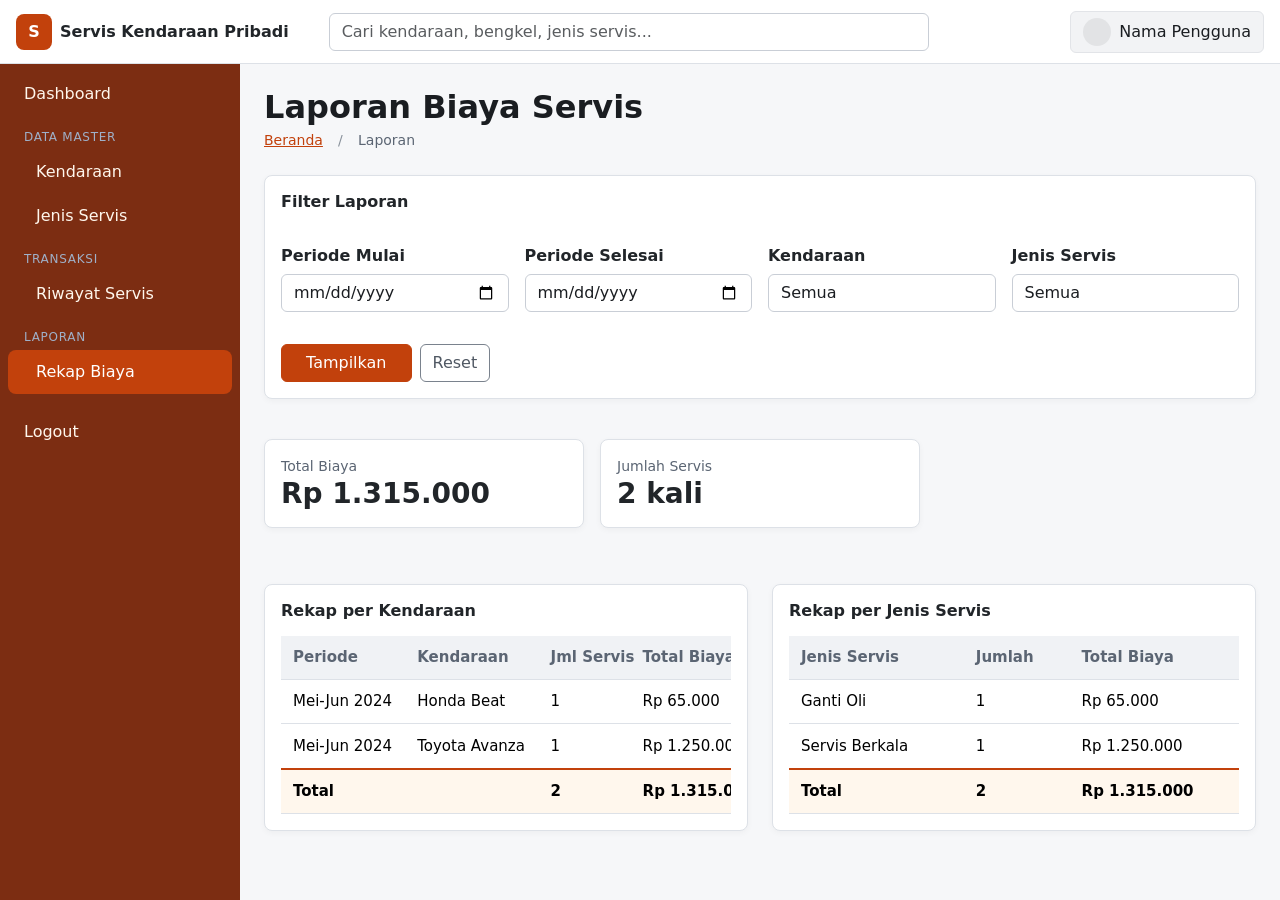
<file: user/rekap.html>
<!doctype html>
<html lang="id">
<head>
  <meta charset="utf-8">
  <meta name="viewport" content="width=device-width, initial-scale=1">
  <title>Laporan Biaya Servis | Servis Kendaraan Pribadi</title>
  <link href="https://cdn.jsdelivr.net/npm/bootstrap@5.3.3/dist/css/bootstrap.min.css" rel="stylesheet">
  <link href="../assets/css/style.css" rel="stylesheet">
  <style>
    :root { --sidebar-w: 240px; }
    body { font-size: 1rem; }
    .topbar { background: var(--sv-surface); border-bottom: 1px solid var(--sv-border); }
    /* !important diperlukan: .offcanvas-lg Bootstrap memaksa background transparan di layar lg ke atas */
    .sidebar { width: var(--sidebar-w); background-color: var(--sv-sidebar) !important; }
    .sidebar .nav-link { color: var(--sv-sidebar-text); }
    .sidebar .nav-link.active { color: #fff; }
    .page-layout { min-height: calc(100vh - 64px); }
    .table-report td:first-child { white-space: nowrap; }
    @media (min-width: 992px) {
      .sidebar { position: sticky; top: 64px; height: calc(100vh - 64px); flex: 0 0 var(--sidebar-w); }
    }
    .sidebar .nav-heading { font-size: .75rem; letter-spacing: .06em; text-transform: uppercase; color: #9FB0C8; padding: .75rem 1rem .25rem; }
    .sidebar .nav-link { padding: .6rem 1rem; min-height: 44px; display: flex; align-items: center; }
    .sidebar .nav-link.sub { padding-left: 1.75rem; }
    .page-content { max-width: 1200px; }
    .stat-label { color: var(--sv-muted); font-size: .875rem; }
    .stat-value { font-size: 1.75rem; font-weight: 700; line-height: 1.2; }
    .table-report { font-size: .9375rem; }
    .table-report th, .table-report td { padding: .65rem .75rem; }
    .table-report { table-layout: fixed; min-width: 460px; }
    /* Angka rata kiri sesuai wireframe. Untuk rata kanan (lebih mudah dibandingkan), ganti ke: text-align: right */
    .table-report .num { text-align: left; font-variant-numeric: tabular-nums; white-space: nowrap; }
    .table-report tfoot td { font-weight: 700; background: var(--sv-primary-tint); border-top: 2px solid var(--sv-primary); }
    .brand-logo { width: 36px; height: 36px; border-radius: 8px; background: var(--sv-primary); color: #fff; display: grid; place-items: center; font-weight: 700; }
    .skip-link { position: absolute; left: -999px; }
    .skip-link:focus { left: 8px; top: 8px; z-index: 2000; background: #fff; padding: .5rem 1rem; }
  </style>
</head>
<body>
  <a class="skip-link" href="#konten">Lewati ke konten</a>

  <!-- TOPBAR -->
  <header class="topbar sticky-top" style="height:64px">
    <div class="d-flex align-items-center gap-3 h-100 px-3">
      <button class="btn btn-outline-secondary d-lg-none" type="button" data-bs-toggle="offcanvas" data-bs-target="#sidebar" aria-controls="sidebar" aria-label="Buka menu">
        <span aria-hidden="true">&#9776;</span>
      </button>
      <a class="d-flex align-items-center gap-2 text-decoration-none text-body fw-semibold" href="#">
        <span class="brand-logo" aria-hidden="true">S</span>
        <span class="d-none d-sm-inline">Servis Kendaraan Pribadi</span>
      </a>
      <form class="flex-grow-1 d-none d-md-block mx-lg-4" role="search" style="max-width:600px" onsubmit="return false">
        <label for="cariGlobal" class="visually-hidden">Cari</label>
        <input id="cariGlobal" type="search" class="form-control" placeholder="Cari kendaraan, bengkel, jenis servis...">
      </form>
      <div class="dropdown ms-auto">
        <button class="btn btn-light d-flex align-items-center gap-2" data-bs-toggle="dropdown" aria-expanded="false">
          <span class="rounded-circle bg-secondary-subtle d-inline-block" style="width:28px;height:28px" aria-hidden="true"></span>
          <span class="d-none d-sm-inline">Nama Pengguna</span>
        </button>
        <ul class="dropdown-menu dropdown-menu-end">
          <li><a class="dropdown-item" href="#">Logout</a></li>
        </ul>
      </div>
    </div>
  </header>

  <div class="page-layout d-lg-flex">
    <!-- SIDEBAR (offcanvas di layar kecil) -->
    <aside id="sidebar" class="sidebar offcanvas-lg offcanvas-start" tabindex="-1" aria-label="Menu utama">
      <div class="offcanvas-header d-lg-none">
        <span class="fw-semibold">Menu</span>
        <button type="button" class="btn-close btn-close-white" data-bs-dismiss="offcanvas" data-bs-target="#sidebar" aria-label="Tutup"></button>
      </div>
      <nav class="offcanvas-body d-block p-2">
        <ul class="nav flex-column">
          <li><a class="nav-link" href="dashboard.html">Dashboard</a></li>
          <li class="nav-heading">Data Master</li>
          <li><a class="nav-link sub" href="kendaraan.html">Kendaraan</a></li>
          <li><a class="nav-link sub" href="jenis_sevis.html">Jenis Servis</a></li>
          <li class="nav-heading">Transaksi</li>
          <li><a class="nav-link sub" href="servis.html">Riwayat Servis</a></li>
          <li class="nav-heading">Laporan</li>
          <li><a class="nav-link sub active" href="rekap.html" aria-current="page">Rekap Biaya</a></li>
          <li class="mt-3"><a class="nav-link" href="../index.html">Logout</a></li>
        </ul>
      </nav>
    </aside>

    <!-- KONTEN -->
    <main id="konten" class="flex-grow-1 p-3 p-md-4">
      <div class="page-content">
        <h1 class="h2 fw-bold mb-1">Laporan Biaya Servis</h1>
        <nav aria-label="breadcrumb">
          <ol class="breadcrumb small mb-4">
            <li class="breadcrumb-item"><a href="dashboard.html">Beranda</a></li>
            <li class="breadcrumb-item active" aria-current="page">Laporan</li>
          </ol>
        </nav>

        <!-- FILTER -->
        <section class="card mb-4" aria-labelledby="judulFilter">
          <div class="card-body">
            <h2 id="judulFilter" class="h6 fw-bold mb-3">Filter Laporan</h2>
            <form id="formFilter" novalidate class="row g-3 align-items-end">
              <div class="col-12 col-sm-6 col-xl-3">
                <label for="periodeMulai" class="form-label fw-semibold">Periode Mulai</label>
                <input type="date" id="periodeMulai" class="form-control">
              </div>
              <div class="col-12 col-sm-6 col-xl-3">
                <label for="periodeSelesai" class="form-label fw-semibold">Periode Selesai</label>
                <input type="date" id="periodeSelesai" class="form-control" aria-describedby="errPeriode">
                <div id="errPeriode" class="invalid-feedback">Periode selesai tidak boleh sebelum periode mulai.</div>
              </div>
              <div class="col-12 col-sm-6 col-xl-3">
                <label for="filterKendaraan" class="form-label fw-semibold">Kendaraan</label>
                <select id="filterKendaraan" class="form-select"><option value="">Semua</option></select>
              </div>
              <div class="col-12 col-sm-6 col-xl-3">
                <label for="filterJenis" class="form-label fw-semibold">Jenis Servis</label>
                <select id="filterJenis" class="form-select"><option value="">Semua</option></select>
              </div>
              <div class="col-12 d-flex gap-2">
                <button type="submit" class="btn btn-primary px-4">Tampilkan</button>
                <button type="button" id="btnReset" class="btn btn-outline-secondary">Reset</button>
              </div>
            </form>
          </div>
        </section>

        <!-- RINGKASAN -->
        <section class="row g-3 mb-4" aria-label="Ringkasan" aria-live="polite">
          <div class="col-12 col-sm-6 col-xl-4">
            <div class="card h-100"><div class="card-body">
              <div class="stat-label">Total Biaya</div>
              <div class="stat-value" id="statTotal">Rp 0</div>
            </div></div>
          </div>
          <div class="col-12 col-sm-6 col-xl-4">
            <div class="card h-100"><div class="card-body">
              <div class="stat-label">Jumlah Servis</div>
              <div class="stat-value" id="statJumlah">0 kali</div>
            </div></div>
          </div>
        </section>

        <!-- EMPTY STATE -->
        <div id="kosong" class="alert alert-info d-none" role="status">Data tidak ditemukan untuk filter yang dipilih.</div>

        <!-- TABEL REKAP -->
        <div class="row g-4" id="areaTabel">
          <section class="col-12 col-xl-6" aria-labelledby="jdlKendaraan">
            <div class="card h-100"><div class="card-body">
              <h2 id="jdlKendaraan" class="h6 fw-bold mb-3">Rekap per Kendaraan</h2>
              <div class="table-responsive">
                <table class="table table-report table-hover align-middle mb-0">
                  <colgroup><col style="width:27%"><col style="width:29%"><col style="width:20%"><col style="width:24%"></colgroup>
                  <thead><tr>
                    <th scope="col">Periode</th><th scope="col">Kendaraan</th>
                    <th scope="col" class="num">Jml Servis</th><th scope="col" class="num">Total Biaya</th>
                  </tr></thead>
                  <tbody id="bodyKendaraan"></tbody>
                  <tfoot id="footKendaraan"></tfoot>
                </table>
              </div>
            </div></div>
          </section>

          <section class="col-12 col-xl-6" aria-labelledby="jdlJenis">
            <div class="card h-100"><div class="card-body">
              <h2 id="jdlJenis" class="h6 fw-bold mb-3">Rekap per Jenis Servis</h2>
              <div class="table-responsive">
                <table class="table table-report table-hover align-middle mb-0">
                  <colgroup><col style="width:38%"><col style="width:23%"><col style="width:39%"></colgroup>
                  <thead><tr>
                    <th scope="col">Jenis Servis</th>
                    <th scope="col" class="num">Jumlah</th><th scope="col" class="num">Total Biaya</th>
                  </tr></thead>
                  <tbody id="bodyJenis"></tbody>
                  <tfoot id="footJenis"></tfoot>
                </table>
              </div>
            </div></div>
          </section>
        </div>
      </div>
    </main>
  </div>

  <script src="https://cdn.jsdelivr.net/npm/bootstrap@5.3.3/dist/js/bootstrap.bundle.min.js"></script>
  <script>
    /* ===== DATA CONTOH (ganti dengan hasil fetch dari backend/PHP) =====
       Bentuk yang diharapkan dari endpoint, mis. GET /api/servis:
       [{tanggal:'2024-06-12', kendaraan:'Honda Beat', jenis:'Ganti Oli', biaya:65000}, ...] */
    const DATA = [
      { tanggal: '2024-06-12', kendaraan: 'Honda Beat',    jenis: 'Ganti Oli',     biaya: 65000 },
      { tanggal: '2024-05-01', kendaraan: 'Toyota Avanza', jenis: 'Servis Berkala', biaya: 1250000 }
    ];

    const $ = id => document.getElementById(id);
    const rupiah = n => 'Rp ' + new Intl.NumberFormat('id-ID').format(n);
    const bulan = ['Jan','Feb','Mar','Apr','Mei','Jun','Jul','Agu','Sep','Okt','Nov','Des'];
    const esc = s => String(s).replace(/[&<>"']/g, c => ({'&':'&amp;','<':'&lt;','>':'&gt;','"':'&quot;',"'":'&#39;'}[c]));

    // Label periode laporan, mis. "Mei-Jun 2024" (sama di semua baris, sesuai wireframe).
    // Awal/akhir diambil dari filter tanggal; kalau kosong, dari tanggal data terawal/terakhir.
    function labelPeriode(awalISO, akhirISO) {
      const a = new Date(awalISO + 'T00:00:00'), b = new Date(akhirISO + 'T00:00:00');
      const sameMonth = a.getMonth() === b.getMonth() && a.getFullYear() === b.getFullYear();
      if (sameMonth) return `${bulan[a.getMonth()]} ${a.getFullYear()}`;
      if (a.getFullYear() === b.getFullYear()) return `${bulan[a.getMonth()]}-${bulan[b.getMonth()]} ${a.getFullYear()}`;
      return `${bulan[a.getMonth()]} ${a.getFullYear()} - ${bulan[b.getMonth()]} ${b.getFullYear()}`;
    }

    function groupBy(rows, key) {
      const map = new Map();
      rows.forEach(r => {
        const g = map.get(r[key]) || { nama: r[key], jml: 0, total: 0, tgl: [] };
        g.jml++; g.total += r.biaya; g.tgl.push(r.tanggal);
        map.set(r[key], g);
      });
      return [...map.values()].sort((a, b) => a.nama.localeCompare(b.nama, 'id'));
    }

    function isiDropdown() {
      [['filterKendaraan', 'kendaraan'], ['filterJenis', 'jenis']].forEach(([id, key]) => {
        [...new Set(DATA.map(d => d[key]))].sort().forEach(v => {
          const o = document.createElement('option'); o.value = o.textContent = v; $(id).appendChild(o);
        });
      });
    }

    function render() {
      const mulai = $('periodeMulai').value, selesai = $('periodeSelesai').value;
      const kend = $('filterKendaraan').value, jenis = $('filterJenis').value;

      // Validasi rentang tanggal
      const salah = mulai && selesai && selesai < mulai;
      $('periodeSelesai').classList.toggle('is-invalid', salah);
      if (salah) { $('periodeSelesai').focus(); return; }

      const rows = DATA.filter(d =>
        (!mulai || d.tanggal >= mulai) && (!selesai || d.tanggal <= selesai) &&
        (!kend || d.kendaraan === kend) && (!jenis || d.jenis === jenis));

      const total = rows.reduce((s, r) => s + r.biaya, 0);
      $('statTotal').textContent = rupiah(total);
      $('statJumlah').textContent = rows.length + ' kali';
      $('kosong').classList.toggle('d-none', rows.length > 0);
      $('areaTabel').classList.toggle('d-none', rows.length === 0);
      if (!rows.length) return;

      const tglUrut = rows.map(r => r.tanggal).sort();
      const periode = labelPeriode(mulai || tglUrut[0], selesai || tglUrut[tglUrut.length - 1]);

      $('bodyKendaraan').innerHTML = groupBy(rows, 'kendaraan').map(g =>
        `<tr><td>${periode}</td><td>${esc(g.nama)}</td><td class="num">${g.jml}</td><td class="num">${rupiah(g.total)}</td></tr>`).join('');
      $('footKendaraan').innerHTML = `<tr><td colspan="2">Total</td><td class="num">${rows.length}</td><td class="num">${rupiah(total)}</td></tr>`;

      $('bodyJenis').innerHTML = groupBy(rows, 'jenis').map(g =>
        `<tr><td>${esc(g.nama)}</td><td class="num">${g.jml}</td><td class="num">${rupiah(g.total)}</td></tr>`).join('');
      $('footJenis').innerHTML = `<tr><td>Total</td><td class="num">${rows.length}</td><td class="num">${rupiah(total)}</td></tr>`;
    }

    $('formFilter').addEventListener('submit', e => { e.preventDefault(); render(); });
    $('btnReset').addEventListener('click', () => { $('formFilter').reset(); $('periodeSelesai').classList.remove('is-invalid'); render(); });
    isiDropdown(); render();
  </script>
</body>
</html>
</file>
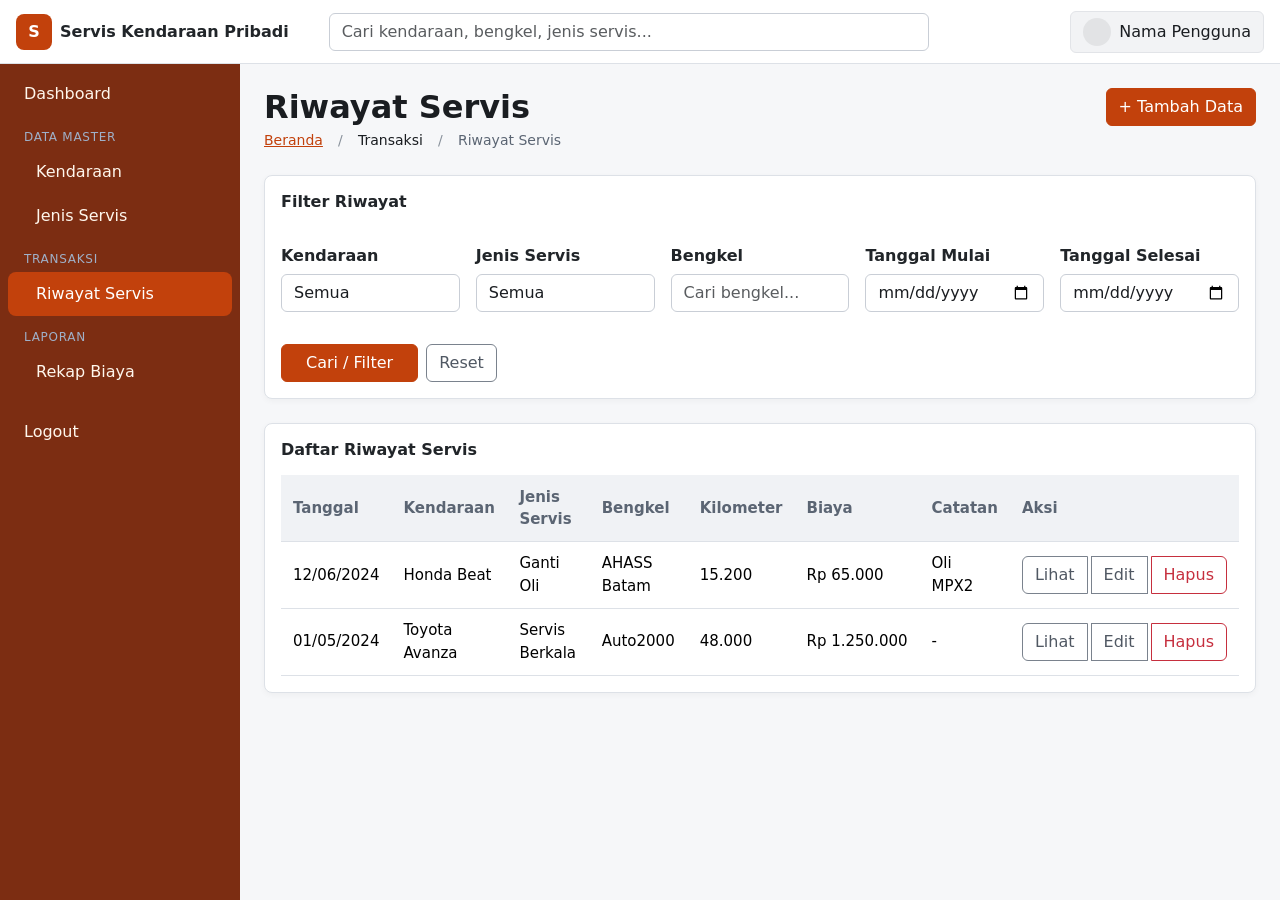
<file: user/servis.html>
<!doctype html>
<html lang="id">
<head>
  <meta charset="utf-8">
  <meta name="viewport" content="width=device-width, initial-scale=1">
  <title>Riwayat Servis | Servis Kendaraan Pribadi</title>
  <link href="https://cdn.jsdelivr.net/npm/bootstrap@5.3.3/dist/css/bootstrap.min.css" rel="stylesheet">
  <link href="../assets/css/style.css" rel="stylesheet">
  <style>
    :root { --sidebar-w: 240px; }
    .topbar { background: var(--sv-surface); border-bottom: 1px solid var(--sv-border); }
    /* !important diperlukan: .offcanvas-lg Bootstrap memaksa background transparan di layar lg ke atas */
    .sidebar { width: var(--sidebar-w); background-color: var(--sv-sidebar) !important; }
    .sidebar .nav-link { color: var(--sv-sidebar-text); padding: .6rem 1rem; min-height: 44px; display: flex; align-items: center; }
    .sidebar .nav-link.active { color: #fff; }
    .sidebar .nav-link.sub { padding-left: 1.75rem; }
    .sidebar .nav-heading { font-size: .75rem; letter-spacing: .06em; text-transform: uppercase; color: #9FB0C8; padding: .75rem 1rem .25rem; }
    .page-layout { min-height: calc(100vh - 64px); }
    @media (min-width: 992px) {
      .sidebar { position: sticky; top: 64px; height: calc(100vh - 64px); flex: 0 0 var(--sidebar-w); }
    }
    .page-content { max-width: 1200px; }
    .table-data { font-size: .9375rem; min-width: 900px; }
    .table-data th, .table-data td { padding: .65rem .75rem; vertical-align: middle; }
    .table-data .num { font-variant-numeric: tabular-nums; white-space: nowrap; }
    .table-data .aksi { white-space: nowrap; }
    .brand-logo { width: 36px; height: 36px; border-radius: 8px; background: var(--sv-primary); color: #fff; display: grid; place-items: center; font-weight: 700; }
    .skip-link { position: absolute; left: -999px; }
    .skip-link:focus { left: 8px; top: 8px; z-index: 2000; background: #fff; padding: .5rem 1rem; }
    .detail-field { background: var(--sv-bg); border: 1px solid var(--sv-border); border-radius: .375rem; padding: .5rem .75rem; min-height: 38px; }
    .toast-container { z-index: 2000; }
  </style>
</head>
<body>
  <a class="skip-link" href="#konten">Lewati ke konten</a>

  <!-- TOPBAR -->
  <header class="topbar sticky-top" style="height:64px">
    <div class="d-flex align-items-center gap-3 h-100 px-3">
      <button class="btn btn-outline-secondary d-lg-none" type="button" data-bs-toggle="offcanvas" data-bs-target="#sidebar" aria-controls="sidebar" aria-label="Buka menu"><span aria-hidden="true">&#9776;</span></button>
      <a class="d-flex align-items-center gap-2 text-decoration-none text-body fw-semibold" href="#">
        <span class="brand-logo" aria-hidden="true">S</span>
        <span class="d-none d-sm-inline">Servis Kendaraan Pribadi</span>
      </a>
      <form class="flex-grow-1 d-none d-md-block mx-lg-4" role="search" style="max-width:600px" onsubmit="return false">
        <label for="cariGlobal" class="visually-hidden">Cari</label>
        <input id="cariGlobal" type="search" class="form-control" placeholder="Cari kendaraan, bengkel, jenis servis...">
      </form>
      <div class="dropdown ms-auto">
        <button class="btn btn-light d-flex align-items-center gap-2" data-bs-toggle="dropdown" aria-expanded="false">
          <span class="rounded-circle bg-secondary-subtle d-inline-block" style="width:28px;height:28px" aria-hidden="true"></span>
          <span class="d-none d-sm-inline">Nama Pengguna</span>
        </button>
        <ul class="dropdown-menu dropdown-menu-end"><li><a class="dropdown-item" href="login.html">Logout</a></li></ul>
      </div>
    </div>
  </header>

  <div class="page-layout d-lg-flex">
    <!-- SIDEBAR -->
    <aside id="sidebar" class="sidebar offcanvas-lg offcanvas-start" tabindex="-1" aria-label="Menu utama">
      <div class="offcanvas-header d-lg-none">
        <span class="fw-semibold">Menu</span>
        <button type="button" class="btn-close btn-close-white" data-bs-dismiss="offcanvas" data-bs-target="#sidebar" aria-label="Tutup"></button>
      </div>
      <nav class="offcanvas-body d-block p-2">
        <ul class="nav flex-column">
          <li><a class="nav-link" href="dashboard.html">Dashboard</a></li>
          <li class="nav-heading">Data Master</li>
          <li><a class="nav-link sub" href="kendaraan.html">Kendaraan</a></li>
          <li><a class="nav-link sub" href="jenis_sevis.html">Jenis Servis</a></li>
          <li class="nav-heading">Transaksi</li>
          <li><a class="nav-link sub active" href="servis.html" aria-current="page">Riwayat Servis</a></li>
          <li class="nav-heading">Laporan</li>
          <li><a class="nav-link sub" href="rekap.html">Rekap Biaya</a></li>
          <li class="mt-3"><a class="nav-link" href="../index.html">Logout</a></li>
        </ul>
      </nav>
    </aside>

    <!-- KONTEN -->
    <main id="konten" class="flex-grow-1 p-3 p-md-4" style="min-width:0">
      <div class="page-content">
        <div class="d-flex flex-wrap justify-content-between align-items-start gap-3 mb-4">
          <div>
            <h1 class="h2 fw-bold mb-1">Riwayat Servis</h1>
            <nav aria-label="breadcrumb">
              <ol class="breadcrumb small mb-0">
                <li class="breadcrumb-item"><a href="dashboard.html">Beranda</a></li>
                <li class="breadcrumb-item">Transaksi</li>
                <li class="breadcrumb-item active" aria-current="page">Riwayat Servis</li>
              </ol>
            </nav>
          </div>
          <button type="button" class="btn btn-primary" id="btnTambah">+ Tambah Data</button>
        </div>

        <!-- FILTER -->
        <section class="card mb-4" aria-labelledby="judulFilter">
          <div class="card-body">
            <h2 id="judulFilter" class="h6 fw-bold mb-3">Filter Riwayat</h2>
            <form id="formFilter" novalidate class="row g-3 align-items-end">
              <div class="col-12 col-sm-6 col-xl">
                <label for="fKendaraan" class="form-label fw-semibold">Kendaraan</label>
                <select id="fKendaraan" class="form-select"><option value="">Semua</option></select>
              </div>
              <div class="col-12 col-sm-6 col-xl">
                <label for="fJenis" class="form-label fw-semibold">Jenis Servis</label>
                <select id="fJenis" class="form-select"><option value="">Semua</option></select>
              </div>
              <div class="col-12 col-sm-6 col-xl">
                <label for="fBengkel" class="form-label fw-semibold">Bengkel</label>
                <input id="fBengkel" type="search" class="form-control" placeholder="Cari bengkel...">
              </div>
              <div class="col-12 col-sm-6 col-xl">
                <label for="fMulai" class="form-label fw-semibold">Tanggal Mulai</label>
                <input id="fMulai" type="date" class="form-control">
              </div>
              <div class="col-12 col-sm-6 col-xl">
                <label for="fSelesai" class="form-label fw-semibold">Tanggal Selesai</label>
                <input id="fSelesai" type="date" class="form-control">
                <div class="invalid-feedback">Tanggal selesai tidak boleh sebelum tanggal mulai.</div>
              </div>
              <div class="col-12 d-flex gap-2">
                <button type="submit" class="btn btn-primary px-4">Cari / Filter</button>
                <button type="button" id="btnResetFilter" class="btn btn-outline-secondary">Reset</button>
              </div>
            </form>
          </div>
        </section>

        <!-- DAFTAR -->
        <section class="card" aria-labelledby="judulDaftar">
          <div class="card-body">
            <h2 id="judulDaftar" class="h6 fw-bold mb-3">Daftar Riwayat Servis</h2>
            <div class="table-responsive">
              <table class="table table-data table-hover mb-0">
                <thead><tr>
                  <th scope="col">Tanggal</th><th scope="col">Kendaraan</th><th scope="col">Jenis Servis</th>
                  <th scope="col">Bengkel</th><th scope="col">Kilometer</th><th scope="col">Biaya</th>
                  <th scope="col">Catatan</th><th scope="col">Aksi</th>
                </tr></thead>
                <tbody id="tbody"></tbody>
              </table>
            </div>
            <div id="kosong" class="alert alert-info mt-3 mb-0 d-none" role="status">Data tidak ditemukan.</div>
          </div>
        </section>
      </div>
    </main>
  </div>

  <!-- MODAL: DETAIL -->
  <div class="modal fade" id="modalDetail" tabindex="-1" aria-labelledby="judulDetail" aria-hidden="true">
    <div class="modal-dialog modal-dialog-centered modal-lg"><div class="modal-content">
      <div class="modal-header">
        <h2 class="modal-title h5 fw-bold" id="judulDetail">Detail Riwayat Servis</h2>
        <button type="button" class="btn-close" data-bs-dismiss="modal" aria-label="Tutup"></button>
      </div>
      <div class="modal-body">
        <dl class="row g-3 mb-0" id="detailBody"></dl>
      </div>
      <div class="modal-footer">
        <button type="button" class="btn btn-outline-secondary" data-bs-dismiss="modal">Tutup</button>
        <button type="button" class="btn btn-primary" id="btnDetailEdit">Edit</button>
      </div>
    </div></div>
  </div>

  <!-- MODAL: TAMBAH / EDIT -->
  <div class="modal fade" id="modalForm" tabindex="-1" aria-labelledby="judulForm" aria-hidden="true">
    <div class="modal-dialog modal-dialog-centered modal-lg"><div class="modal-content">
      <form id="formServis" novalidate>
        <div class="modal-header">
          <h2 class="modal-title h5 fw-bold" id="judulForm">Tambah Riwayat Servis</h2>
          <button type="button" class="btn-close" data-bs-dismiss="modal" aria-label="Tutup"></button>
        </div>
        <div class="modal-body">
          <p class="text-body-secondary small">Kolom bertanda <span class="text-danger">*</span> wajib diisi.</p>
          <div class="row g-3">
            <div class="col-12 col-md-6">
              <label for="iTanggal" class="form-label fw-semibold">Tanggal <span class="text-danger">*</span></label>
              <input type="date" id="iTanggal" class="form-control" required>
              <div class="invalid-feedback" id="eTanggal"></div>
            </div>
            <div class="col-12 col-md-6">
              <label for="iKendaraan" class="form-label fw-semibold">Kendaraan <span class="text-danger">*</span></label>
              <select id="iKendaraan" class="form-select" required><option value="">Pilih kendaraan</option></select>
              <div class="invalid-feedback" id="eKendaraan"></div>
            </div>
            <div class="col-12 col-md-6">
              <label for="iJenis" class="form-label fw-semibold">Jenis Servis <span class="text-danger">*</span></label>
              <select id="iJenis" class="form-select" required><option value="">Pilih jenis servis</option></select>
              <div class="invalid-feedback" id="eJenis"></div>
            </div>
            <div class="col-12 col-md-6">
              <label for="iBengkel" class="form-label fw-semibold">Bengkel</label>
              <input type="text" id="iBengkel" class="form-control" placeholder="Nama bengkel..." maxlength="100">
            </div>
            <div class="col-12 col-md-6">
              <label for="iKm" class="form-label fw-semibold">Kilometer <span class="text-danger">*</span></label>
              <input type="number" id="iKm" class="form-control" placeholder="Masukkan kilometer" inputmode="numeric" step="1" required>
              <div class="invalid-feedback" id="eKm"></div>
            </div>
            <div class="col-12 col-md-6">
              <label for="iBiaya" class="form-label fw-semibold">Biaya (Rp) <span class="text-danger">*</span></label>
              <input type="number" id="iBiaya" class="form-control" placeholder="Masukkan biaya" inputmode="numeric" step="1" required>
              <div class="invalid-feedback" id="eBiaya"></div>
            </div>
            <div class="col-12">
              <label for="iCatatan" class="form-label fw-semibold">Catatan</label>
              <textarea id="iCatatan" class="form-control" rows="3" placeholder="Catatan servis (opsional)"></textarea>
            </div>
          </div>
        </div>
        <div class="modal-footer">
          <button type="button" class="btn btn-outline-secondary" data-bs-dismiss="modal">Batal</button>
          <button type="submit" class="btn btn-primary" id="btnSimpan">Simpan</button>
        </div>
      </form>
    </div></div>
  </div>

  <!-- MODAL: HAPUS -->
  <div class="modal fade" id="modalHapus" tabindex="-1" aria-labelledby="judulHapus" aria-hidden="true">
    <div class="modal-dialog modal-dialog-centered"><div class="modal-content">
      <div class="modal-header">
        <h2 class="modal-title h5 fw-bold" id="judulHapus">Hapus Riwayat Servis</h2>
        <button type="button" class="btn-close" data-bs-dismiss="modal" aria-label="Tutup"></button>
      </div>
      <div class="modal-body">
        <p>Anda yakin ingin menghapus riwayat servis berikut?</p>
        <div class="small text-body-secondary mb-1">Riwayat servis yang akan dihapus</div>
        <div class="detail-field mb-3" id="hapusRingkas"></div>
        <p class="text-danger small mb-0">Tindakan ini tidak dapat dibatalkan.</p>
      </div>
      <div class="modal-footer">
        <button type="button" class="btn btn-outline-secondary" data-bs-dismiss="modal">Batal</button>
        <button type="button" class="btn btn-danger" id="btnKonfirmasiHapus">Hapus</button>
      </div>
    </div></div>
  </div>

  <!-- TOAST -->
  <div class="toast-container position-fixed top-0 end-0 p-3" aria-live="polite" aria-atomic="true">
    <div id="toast" class="toast align-items-center border-0" role="status">
      <div class="d-flex">
        <div class="toast-body fw-semibold" id="toastIsi"></div>
        <button type="button" class="btn-close btn-close-white me-2 m-auto" data-bs-dismiss="toast" aria-label="Tutup"></button>
      </div>
    </div>
  </div>

  <script src="https://cdn.jsdelivr.net/npm/bootstrap@5.3.3/dist/js/bootstrap.bundle.min.js"></script>
  <script>
    /* ===== DATA CONTOH (ganti dengan fetch ke backend/PHP) =====
       Master kendaraan & jenis servis seharusnya diambil dari endpoint masing-masing. */
    const KENDARAAN = ['Honda Beat', 'Toyota Avanza'];
    const JENIS = ['Ganti Oli', 'Servis Berkala', 'Ganti Ban', 'Rem'];
    let data = [
      { id: 1, tanggal: '2024-06-12', kendaraan: 'Honda Beat',    jenis: 'Ganti Oli',      bengkel: 'AHASS Batam', km: 15200, biaya: 65000,   catatan: 'Oli MPX2' },
      { id: 2, tanggal: '2024-05-01', kendaraan: 'Toyota Avanza', jenis: 'Servis Berkala', bengkel: 'Auto2000',    km: 48000, biaya: 1250000, catatan: '' }
    ];
    let nextId = 3, editId = null, hapusId = null, detailId = null;

    const $ = id => document.getElementById(id);
    const esc = s => String(s ?? '').replace(/[&<>"']/g, c => ({'&':'&amp;','<':'&lt;','>':'&gt;','"':'&quot;',"'":'&#39;'}[c]));
    const fmtRp = n => 'Rp ' + new Intl.NumberFormat('id-ID').format(n);
    const fmtNum = n => new Intl.NumberFormat('id-ID').format(n);
    const fmtTgl = iso => iso.split('-').reverse().join('/');

    const mFormDetail = new bootstrap.Modal($('modalDetail'));
    const mForm = new bootstrap.Modal($('modalForm'));
    const mHapus = new bootstrap.Modal($('modalHapus'));
    const toast = new bootstrap.Toast($('toast'), { delay: 3500 });

    function notif(pesan, sukses = true) {
      $('toast').className = 'toast align-items-center border-0 text-bg-' + (sukses ? 'success' : 'danger');
      $('toastIsi').textContent = pesan;
      toast.show();
    }

    function isiSelect(selectId, list) {
      list.forEach(v => { const o = document.createElement('option'); o.value = o.textContent = v; $(selectId).appendChild(o); });
    }

    /* ---------- Tabel + filter ---------- */
    function render() {
      const mulai = $('fMulai').value, selesai = $('fSelesai').value;
      const salah = mulai && selesai && selesai < mulai;
      $('fSelesai').classList.toggle('is-invalid', salah);
      if (salah) { $('fSelesai').focus(); return; }

      const k = $('fKendaraan').value, j = $('fJenis').value, b = $('fBengkel').value.trim().toLowerCase();
      const rows = data
        .filter(r => (!k || r.kendaraan === k) && (!j || r.jenis === j) &&
                     (!b || r.bengkel.toLowerCase().includes(b)) &&
                     (!mulai || r.tanggal >= mulai) && (!selesai || r.tanggal <= selesai))
        .sort((a, c) => c.tanggal.localeCompare(a.tanggal) || c.id - a.id);

      $('tbody').innerHTML = rows.map(r => `
        <tr>
          <td class="num">${fmtTgl(r.tanggal)}</td>
          <td>${esc(r.kendaraan)}</td>
          <td>${esc(r.jenis)}</td>
          <td>${esc(r.bengkel) || '-'}</td>
          <td class="num">${fmtNum(r.km)}</td>
          <td class="num">${fmtRp(r.biaya)}</td>
          <td>${esc(r.catatan) || '-'}</td>
          <td class="aksi">
            <div class="btn-group btn-group-sm" role="group" aria-label="Aksi untuk ${esc(r.jenis)} ${esc(r.kendaraan)}">
              <button type="button" class="btn btn-outline-secondary" data-aksi="lihat" data-id="${r.id}">Lihat</button>
              <button type="button" class="btn btn-outline-secondary" data-aksi="edit" data-id="${r.id}">Edit</button>
              <button type="button" class="btn btn-outline-danger" data-aksi="hapus" data-id="${r.id}">Hapus</button>
            </div>
          </td>
        </tr>`).join('');
      $('kosong').classList.toggle('d-none', rows.length > 0);
    }

    $('tbody').addEventListener('click', e => {
      const btn = e.target.closest('button[data-aksi]'); if (!btn) return;
      const id = Number(btn.dataset.id);
      ({ lihat: bukaDetail, edit: bukaForm, hapus: bukaHapus })[btn.dataset.aksi](id);
    });
    $('formFilter').addEventListener('submit', e => { e.preventDefault(); render(); });
    $('btnResetFilter').addEventListener('click', () => { $('formFilter').reset(); $('fSelesai').classList.remove('is-invalid'); render(); });

    /* ---------- Detail ---------- */
    function bukaDetail(id) {
      const r = data.find(x => x.id === id); if (!r) return;
      detailId = id;
      const f = (label, val, full) => `<div class="col-12 ${full ? '' : 'col-md-6'}"><dt class="small fw-normal text-body-secondary">${label}</dt><dd class="detail-field mb-0">${val}</dd></div>`;
      $('detailBody').innerHTML =
        f('Tanggal', fmtTgl(r.tanggal)) + f('Kendaraan', esc(r.kendaraan)) +
        f('Jenis Servis', esc(r.jenis)) + f('Bengkel', esc(r.bengkel) || '-') +
        f('Kilometer', fmtNum(r.km)) + f('Biaya', fmtRp(r.biaya)) +
        f('Catatan', esc(r.catatan) || '-', true);
      mFormDetail.show();
    }
    $('btnDetailEdit').addEventListener('click', () => {
      const id = detailId;
      $('modalDetail').addEventListener('hidden.bs.modal', () => bukaForm(id), { once: true });
      mFormDetail.hide();
    });

    /* ---------- Tambah / Edit ---------- */
    const FIELDS = ['Tanggal', 'Kendaraan', 'Jenis', 'Km', 'Biaya'];
    function bersihkanError() {
      FIELDS.forEach(f => $('i' + f).classList.remove('is-invalid'));
    }
    function bukaForm(id) {
      bersihkanError();
      $('formServis').reset();
      editId = id ?? null;
      const r = editId ? data.find(x => x.id === editId) : null;
      $('judulForm').textContent = r ? 'Edit Riwayat Servis' : 'Tambah Riwayat Servis';
      $('btnSimpan').textContent = r ? 'Simpan Perubahan' : 'Simpan';
      if (r) {
        $('iTanggal').value = r.tanggal; $('iKendaraan').value = r.kendaraan; $('iJenis').value = r.jenis;
        $('iBengkel').value = r.bengkel; $('iKm').value = r.km; $('iBiaya').value = r.biaya; $('iCatatan').value = r.catatan;
      }
      mForm.show();
    }
    $('btnTambah').addEventListener('click', () => bukaForm(null));
    $('modalForm').addEventListener('shown.bs.modal', () => $('iTanggal').focus());

    function validasi() {
      const err = {};
      if (!$('iTanggal').value) err.Tanggal = 'Tanggal wajib diisi';
      if (!$('iKendaraan').value) err.Kendaraan = 'Kendaraan wajib dipilih';
      if (!$('iJenis').value) err.Jenis = 'Jenis servis wajib dipilih';
      const km = $('iKm').value, biaya = $('iBiaya').value;
      if (km === '') err.Km = 'Kilometer wajib diisi';
      else if (Number(km) < 0) err.Km = 'Kilometer tidak boleh negatif';
      else if (!Number.isInteger(Number(km))) err.Km = 'Kilometer harus bilangan bulat';
      if (biaya === '') err.Biaya = 'Biaya wajib diisi';
      else if (Number(biaya) < 0) err.Biaya = 'Biaya harus >= 0';
      FIELDS.forEach(f => {
        $('i' + f).classList.toggle('is-invalid', !!err[f]);
        if (err[f]) $('e' + f).textContent = err[f];
      });
      return err;
    }

    $('formServis').addEventListener('submit', e => {
      e.preventDefault();
      const err = validasi();
      const pertama = FIELDS.find(f => err[f]);
      if (pertama) { $('i' + pertama).focus(); return; }
      const rec = {
        tanggal: $('iTanggal').value, kendaraan: $('iKendaraan').value, jenis: $('iJenis').value,
        bengkel: $('iBengkel').value.trim(), km: Number($('iKm').value), biaya: Number($('iBiaya').value),
        catatan: $('iCatatan').value.trim()
      };
      if (editId) { Object.assign(data.find(x => x.id === editId), rec); notif('Riwayat servis berhasil diubah.'); }
      else { data.push({ id: nextId++, ...rec }); notif('Riwayat servis berhasil ditambahkan.'); }
      mForm.hide(); render();
    });

    /* ---------- Hapus ---------- */
    function bukaHapus(id) {
      const r = data.find(x => x.id === id); if (!r) return;
      hapusId = id;
      $('hapusRingkas').textContent = `${r.jenis} — ${r.kendaraan} — ${fmtTgl(r.tanggal)}`;
      mHapus.show();
    }
    $('btnKonfirmasiHapus').addEventListener('click', () => {
      const n = data.length;
      data = data.filter(x => x.id !== hapusId);
      mHapus.hide(); render();
      notif(data.length < n ? 'Riwayat servis berhasil dihapus.' : 'Gagal menghapus riwayat servis.', data.length < n);
    });

    isiSelect('fKendaraan', KENDARAAN); isiSelect('iKendaraan', KENDARAAN);
    isiSelect('fJenis', JENIS); isiSelect('iJenis', JENIS);
    render();
  </script>
</body>
</html>
</file>
<file: assets/css/style.css>
:root {
  --sv-primary: #C2410C;
  --sv-primary-hover: #9A3412;
  --sv-primary-active: #7C2D12;
  --sv-primary-tint: #FFF7ED;
  --sv-sidebar: #7C2D12;
  --sv-sidebar-text: #FFF7ED;
  --sv-sidebar-muted: #FFEDD5;
  --sv-accent: #F97316;
  --sv-success: #177A4B;
  --sv-warning: #F2A900;
  --sv-danger: #C62F3E;
  --sv-info: #0B7285;
  --sv-bg: #F6F7F9;
  --sv-surface: #FFFFFF;
  --sv-border: #DDE1E7;
  --sv-text: #1A1D21;
  --sv-muted: #5B6573;
  --sidebar-w: 240px;
  font-family: system-ui, -apple-system, "Segoe UI", sans-serif;
}

*, *::before, *::after { box-sizing: border-box; }
body { margin: 0; color: var(--sv-text); background: var(--sv-bg); font-size: 1rem; line-height: 1.5; }
button, input, select, textarea { font: inherit; }
button { cursor: pointer; }
a { color: var(--sv-primary); }
a:hover { color: var(--sv-primary-hover); }
a:active { color: var(--sv-primary-active); }
h1, h2, h3, p { margin-top: 0; }
.h2 { font-size: 2rem; }
.h5, .fs-5 { font-size: 1.25rem; }
.h6 { font-size: 1rem; }
.small { font-size: .875rem; }
.fw-normal { font-weight: 400; }
.fw-semibold { font-weight: 600; }
.fw-bold { font-weight: 700; }
.text-body { color: var(--sv-text); }
.text-body-secondary { color: var(--sv-muted); }
.text-danger { color: var(--sv-danger); }
.text-white { color: #fff; }
.text-center { text-align: center; }
.text-uppercase { text-transform: uppercase; }
.text-decoration-none { text-decoration: none; }
.link-primary { color: var(--sv-primary); }
.link-primary:hover { color: var(--sv-primary-hover); }
.link-primary:active { color: var(--sv-primary-active); }
.visually-hidden {
  position: absolute !important;
  width: 1px !important;
  height: 1px !important;
  padding: 0 !important;
  margin: -1px !important;
  overflow: hidden !important;
  clip: rect(0, 0, 0, 0) !important;
  white-space: nowrap !important;
  border: 0 !important;
}

.d-flex { display: flex; }
.d-block { display: block; }
.d-inline-block { display: inline-block; }
.d-none { display: none !important; }
.flex-column { flex-direction: column; }
.flex-wrap { flex-wrap: wrap; }
.flex-grow-1 { flex-grow: 1; }
.align-items-center { align-items: center; }
.align-items-start { align-items: flex-start; }
.align-items-end { align-items: flex-end; }
.justify-content-between { justify-content: space-between; }
.justify-content-center { justify-content: center; }
.gap-2 { gap: .5rem; }
.gap-3 { gap: 1rem; }
.gap-4 { gap: 1.5rem; }
.w-100 { width: 100%; }
.h-100 { height: 100%; }
.position-fixed { position: fixed; }
.top-0 { top: 0; }
.end-0 { right: 0; }
.sticky-top { position: sticky; top: 0; z-index: 20; }
.rounded { border-radius: .375rem; }
.rounded-circle { border-radius: 50%; }
.border { border: 1px solid var(--sv-border); }
.border-0 { border: 0; }
.bg-secondary-subtle { background: #dfe3e8; }
.bg-body-tertiary { background: #f0f2f5; }
.ms-auto { margin-left: auto; }
.me-2 { margin-right: .5rem; }
.mx-auto { margin-left: auto; margin-right: auto; }
.mb-0 { margin-bottom: 0; }
.mb-1 { margin-bottom: .25rem; }
.mb-2 { margin-bottom: .5rem; }
.mb-3 { margin-bottom: 1rem; }
.mb-4 { margin-bottom: 1.5rem; }
.mt-1 { margin-top: .25rem; }
.mt-2 { margin-top: .5rem; }
.mt-3 { margin-top: 1rem; }
.mt-4 { margin-top: 1.5rem; }
.p-0 { padding: 0; }
.p-2 { padding: .5rem; }
.p-3 { padding: 1rem; }
.px-3 { padding-left: 1rem; padding-right: 1rem; }
.px-4 { padding-left: 1.5rem; padding-right: 1.5rem; }
.pt-3 { padding-top: 1rem; }
.pb-2 { padding-bottom: .5rem; }
.py-4 { padding-top: 1.5rem; padding-bottom: 1.5rem; }
.m-auto { margin: auto; }

.row { display: flex; flex-wrap: wrap; margin: -.5rem; }
.row > * { min-width: 0; padding: .5rem; }
.row.g-3 { margin: -.5rem; }
.row.g-3 > * { padding: .5rem; }
.row.g-4 { margin: -.75rem; }
.row.g-4 > * { padding: .75rem; }
.col-12 { width: 100%; }
.col-5 { width: 41.666667%; }
.col-7 { width: 58.333333%; }
.col-auto { width: auto; }
.col-xl, .col-md-4, .col-xl-3, .col-xl-4, .col-xl-6, .col-sm-6, .col-md-6, .col-lg-4 { width: 100%; }

.btn {
  display: inline-flex;
  align-items: center;
  justify-content: center;
  gap: .35rem;
  padding: .375rem .75rem;
  border: 1px solid transparent;
  border-radius: .375rem;
  background: transparent;
  color: var(--sv-text);
  font-size: 1rem;
  line-height: 1.5;
  text-decoration: none;
  white-space: nowrap;
  transition: background-color .15s, border-color .15s, color .15s;
}
.btn:hover { filter: brightness(.96); }
.btn:focus-visible, a:focus-visible, input:focus-visible, select:focus-visible, textarea:focus-visible { outline: 3px solid rgba(194, 65, 12, .28); outline-offset: 1px; }
.btn-primary { border-color: var(--sv-primary); background: var(--sv-primary); color: #fff; }
.btn-primary:hover { border-color: var(--sv-primary-hover); background: var(--sv-primary-hover); }
.btn-primary:active { border-color: var(--sv-primary-active); background: var(--sv-primary-active); }
.btn-danger { border-color: var(--sv-danger); background: var(--sv-danger); color: #fff; }
.btn-success { border-color: var(--sv-success); background: var(--sv-success); color: #fff; }
.btn-warning { border-color: var(--sv-warning); background: var(--sv-warning); color: var(--sv-text); }
.btn-light { border-color: #e2e4e8; background: #f2f3f5; color: var(--sv-text); }
.btn-outline-primary { border-color: var(--sv-primary); color: var(--sv-primary); }
.btn-outline-primary:hover { border-color: var(--sv-primary-hover); background: var(--sv-primary-hover); color: #fff; }
.btn-outline-primary:active { border-color: var(--sv-primary-active); background: var(--sv-primary-active); color: #fff; }
.btn-outline-secondary { border-color: #7a828d; color: #505863; }
.btn-outline-secondary:hover { background: #68717d; color: #fff; }
.btn-outline-danger { border-color: var(--sv-danger); color: var(--sv-danger); }
.btn-outline-danger:hover { background: var(--sv-danger); color: #fff; }
.btn-sm { padding: .25rem .5rem; font-size: .875rem; }
.btn-group { display: inline-flex; gap: .25rem; }

.form-label { display: inline-block; margin-bottom: .4rem; }
.form-control, .form-select {
  display: block;
  width: 100%;
  min-height: 38px;
  padding: .375rem .75rem;
  border: 1px solid #c9ced6;
  border-radius: .375rem;
  background: #fff;
  color: var(--sv-text);
}
textarea.form-control { min-height: auto; }
.form-control:focus, .form-select:focus { border-color: var(--sv-primary); outline: 0; box-shadow: 0 0 0 .2rem rgba(194, 65, 12, .2); }
.form-control.is-invalid, .form-select.is-invalid, .form-check-input.is-invalid { border-color: var(--sv-danger); }
.invalid-feedback { display: none; width: 100%; margin-top: .25rem; color: var(--sv-danger); font-size: .875rem; }
.is-invalid ~ .invalid-feedback, .is-invalid + .invalid-feedback { display: block; }
.input-group { display: flex; align-items: stretch; }
.input-group .form-control { min-width: 0; border-top-right-radius: 0; border-bottom-right-radius: 0; }
.input-group-text { display: flex; align-items: center; padding: .375rem .75rem; border: 1px solid #c9ced6; border-left: 0; border-radius: 0 .375rem .375rem 0; background: #f2f3f5; }
.form-check { display: flex; align-items: flex-start; gap: .5rem; }
.form-check-input { width: 1rem; height: 1rem; margin-top: .25rem; accent-color: var(--sv-primary); }
.form-check-label { flex: 1; }
fieldset { min-width: 0; margin: 0; padding: 0; border: 0; }
legend { float: none; width: auto; }

.card { border: 1px solid var(--sv-border); border-radius: .5rem; background: var(--sv-surface); box-shadow: 0 .125rem .375rem rgba(26, 29, 33, .04); }
.card-body { padding: 1rem; }
.card-body.p-0 { padding: 0; }
.card.h-100 { height: 100%; }
.table-responsive { width: 100%; overflow-x: auto; }
.table { width: 100%; border-collapse: collapse; color: var(--sv-text); }
.table th, .table td { border-bottom: 1px solid var(--sv-border); text-align: left; }
.table thead th { background: #f0f2f5; color: var(--sv-muted); font-weight: 600; }
.table-hover tbody tr:hover { background: var(--sv-primary-tint); }
.align-middle th, .align-middle td { vertical-align: middle; }
.table .text-center { text-align: center; }
.breadcrumb { display: flex; flex-wrap: wrap; gap: .45rem; padding: 0; list-style: none; }
.breadcrumb-item + .breadcrumb-item::before { content: "/"; margin-right: .45rem; color: #89919b; }
.breadcrumb-item.active { color: var(--sv-muted); }
.alert { padding: .75rem 1rem; border: 1px solid transparent; border-radius: .375rem; }
.alert-info { border-color: #b6dce3; background: #e6f4f6; color: #075766; }
.alert-success { border-color: #acd6c1; background: #e8f5ee; color: #155b39; }
.alert-danger { border-color: #e6b8bd; background: #f9eaec; color: #8e202d; }

.nav { display: flex; margin: 0; padding: 0; list-style: none; }
.nav.flex-column { flex-direction: column; }
.nav-link { display: block; text-decoration: none; }
.dropdown { position: relative; }
.dropdown-menu { display: none; position: absolute; z-index: 40; top: calc(100% + .25rem); right: 0; min-width: 10rem; margin: 0; padding: .35rem 0; border: 1px solid var(--sv-border); border-radius: .375rem; background: #fff; box-shadow: 0 .25rem .75rem rgba(0, 0, 0, .12); list-style: none; }
.dropdown.is-open .dropdown-menu { display: block; }
.dropdown-item { display: block; padding: .5rem .85rem; color: var(--sv-text); text-decoration: none; }
.dropdown-item:hover { background: var(--sv-primary-tint); color: var(--sv-primary-hover); }

.topbar { height: 64px; border-bottom: 1px solid var(--sv-border); background: var(--sv-surface); }
.avatar-dot { display: inline-block; width: 28px; height: 28px; }
.sidebar { width: var(--sidebar-w); background: var(--sv-sidebar); color: var(--sv-sidebar-text); }
.sidebar .nav-link { min-height: 44px; padding: .6rem 1rem; border-radius: .5rem; color: var(--sv-sidebar-text); }
.sidebar .nav-link:hover { background: rgba(255, 255, 255, .12); }
.sidebar .nav-link.active { background: var(--sv-primary); color: #fff; }
.sidebar .nav-link.sub { padding-left: 1.75rem; }
.sidebar .nav-heading { padding: .75rem 1rem .25rem; color: var(--sv-sidebar-muted); font-size: .75rem; letter-spacing: .06em; text-transform: uppercase; }
.page-layout { min-height: calc(100vh - 64px); }
.page-content { width: 100%; max-width: 1400px; margin: 0 auto; }
.brand-logo { display: block; width: 36px; height: 36px; flex: 0 0 36px; border-radius: 8px; object-fit: cover; }
.skip-link { position: absolute; left: -999px; }
.skip-link:focus { top: 8px; left: 8px; z-index: 2000; padding: .5rem 1rem; background: #fff; }
.detail-field { min-height: 38px; padding: .5rem .75rem; border: 1px solid var(--sv-border); border-radius: .375rem; background: var(--sv-bg); }
.toast-container { position: fixed; top: 0; right: 0; z-index: 2000; padding: 1rem; }
.toast { display: none; max-width: min(24rem, calc(100vw - 2rem)); padding: .85rem 1rem; border-radius: .4rem; color: #fff; box-shadow: 0 .25rem .75rem rgba(0, 0, 0, .18); }
.toast.is-visible { display: flex; }
.toast.text-bg-success { background: var(--sv-success); }
.toast.text-bg-danger { background: var(--sv-danger); }
.toast-body { flex: 1; }
.btn-close { width: 1.5rem; height: 1.5rem; padding: 0; border: 0; background: transparent; color: currentColor; font-size: 1.2rem; line-height: 1; }
.btn-close::before { content: "\00d7"; }
.btn-close-white { color: #fff; }
.collapse[hidden] { display: none !important; }
.modal { position: fixed; inset: 0; z-index: 1050; display: none; overflow-x: hidden; overflow-y: auto; padding: 1rem; background: rgba(12, 19, 31, .55); }
.modal.is-open { display: block; }
.modal-dialog { display: flex; position: relative; width: 100%; max-width: 500px; min-height: calc(100% - 2rem); margin: 1rem auto; align-items: center; }
.modal-dialog.modal-lg { max-width: 800px; }
.modal-content { width: 100%; border: 1px solid var(--sv-border); border-radius: .5rem; background: #fff; box-shadow: 0 1rem 2rem rgba(0, 0, 0, .2); }
.modal-header, .modal-footer { display: flex; align-items: center; gap: .5rem; padding: 1rem; }
.modal-header { justify-content: space-between; border-bottom: 1px solid var(--sv-border); }
.modal-header h2 { margin: 0; }
.modal-body { padding: 1rem; }
.modal-footer { justify-content: flex-end; border-top: 1px solid var(--sv-border); }
.modal-title { font-size: 1.25rem; }
body.ui-modal-open { overflow: hidden; }
.chart-scroll { overflow-x: auto; }
.chart-wrap { display: grid; grid-template-columns: repeat(12, minmax(2.5rem, 1fr)); align-items: end; gap: .5rem; min-width: 620px; height: 240px; padding: 1rem .25rem 0; border-bottom: 1px solid var(--sv-border); }
.chart-column { display: flex; height: 100%; min-width: 0; flex-direction: column; align-items: center; justify-content: flex-end; }
.chart-bar-area { display: flex; width: 100%; height: 100%; align-items: flex-end; justify-content: center; }
.chart-bar { width: min(100%, 44px); min-height: 0; border-radius: .25rem .25rem 0 0; background: var(--sv-primary); }
.chart-month { flex: 0 0 auto; padding-top: .4rem; color: var(--sv-muted); font-size: .8rem; }
.stat-label { color: var(--sv-muted); font-size: .875rem; }
.stat-value { font-size: 1.75rem; font-weight: 700; line-height: 1.2; }

@media (min-width: 576px) {
  .d-sm-inline { display: inline !important; }
  .col-sm-6 { width: 50%; }
}
@media (min-width: 768px) {
  .d-md-block { display: block !important; }
  .col-md-4 { width: 33.333333%; }
  .col-md-6 { width: 50%; }
  .p-md-4 { padding: 1.5rem; }
  .align-items-md-center { align-items: center; }
  .align-items-md-end { align-items: flex-end; }
  .flex-md-row { flex-direction: row; }
}
@media (min-width: 992px) {
  .d-lg-none { display: none !important; }
  .d-lg-flex { display: flex !important; }
  .col-lg-4 { width: 33.333333%; }
  .mx-lg-4 { margin-left: 1.5rem; margin-right: 1.5rem; }
  .sidebar { position: sticky; top: 64px; height: calc(100vh - 64px); flex: 0 0 var(--sidebar-w); }
  .offcanvas-header { display: none; }
}
@media (min-width: 1200px) {
  .col-xl { flex: 1 0 0%; width: auto; }
  .col-xl-3 { width: 25%; }
  .col-xl-4 { width: 33.333333%; }
  .col-xl-6 { width: 50%; }
}
@media (max-width: 991.98px) {
  .sidebar.offcanvas-lg {
    position: fixed;
    z-index: 1051;
    top: 0;
    bottom: 0;
    left: 0;
    width: min(var(--sidebar-w), 85vw);
    height: 100vh;
    overflow-y: auto;
    transform: translateX(-105%);
    transition: transform .2s ease;
  }
  .sidebar.offcanvas-lg.is-open { transform: translateX(0); }
  .offcanvas-header { display: flex; align-items: center; justify-content: space-between; padding: 1rem; }
  body.ui-sidebar-open::before { position: fixed; z-index: 1050; inset: 0; background: rgba(12, 19, 31, .5); content: ""; }
}
@media (max-width: 575.98px) {
  .h2 { font-size: 1.7rem; }
  .modal { padding: .5rem; }
  .modal-dialog { min-height: calc(100% - 1rem); margin: .5rem auto; }
  .btn-group { flex-wrap: wrap; }
}
</file>
